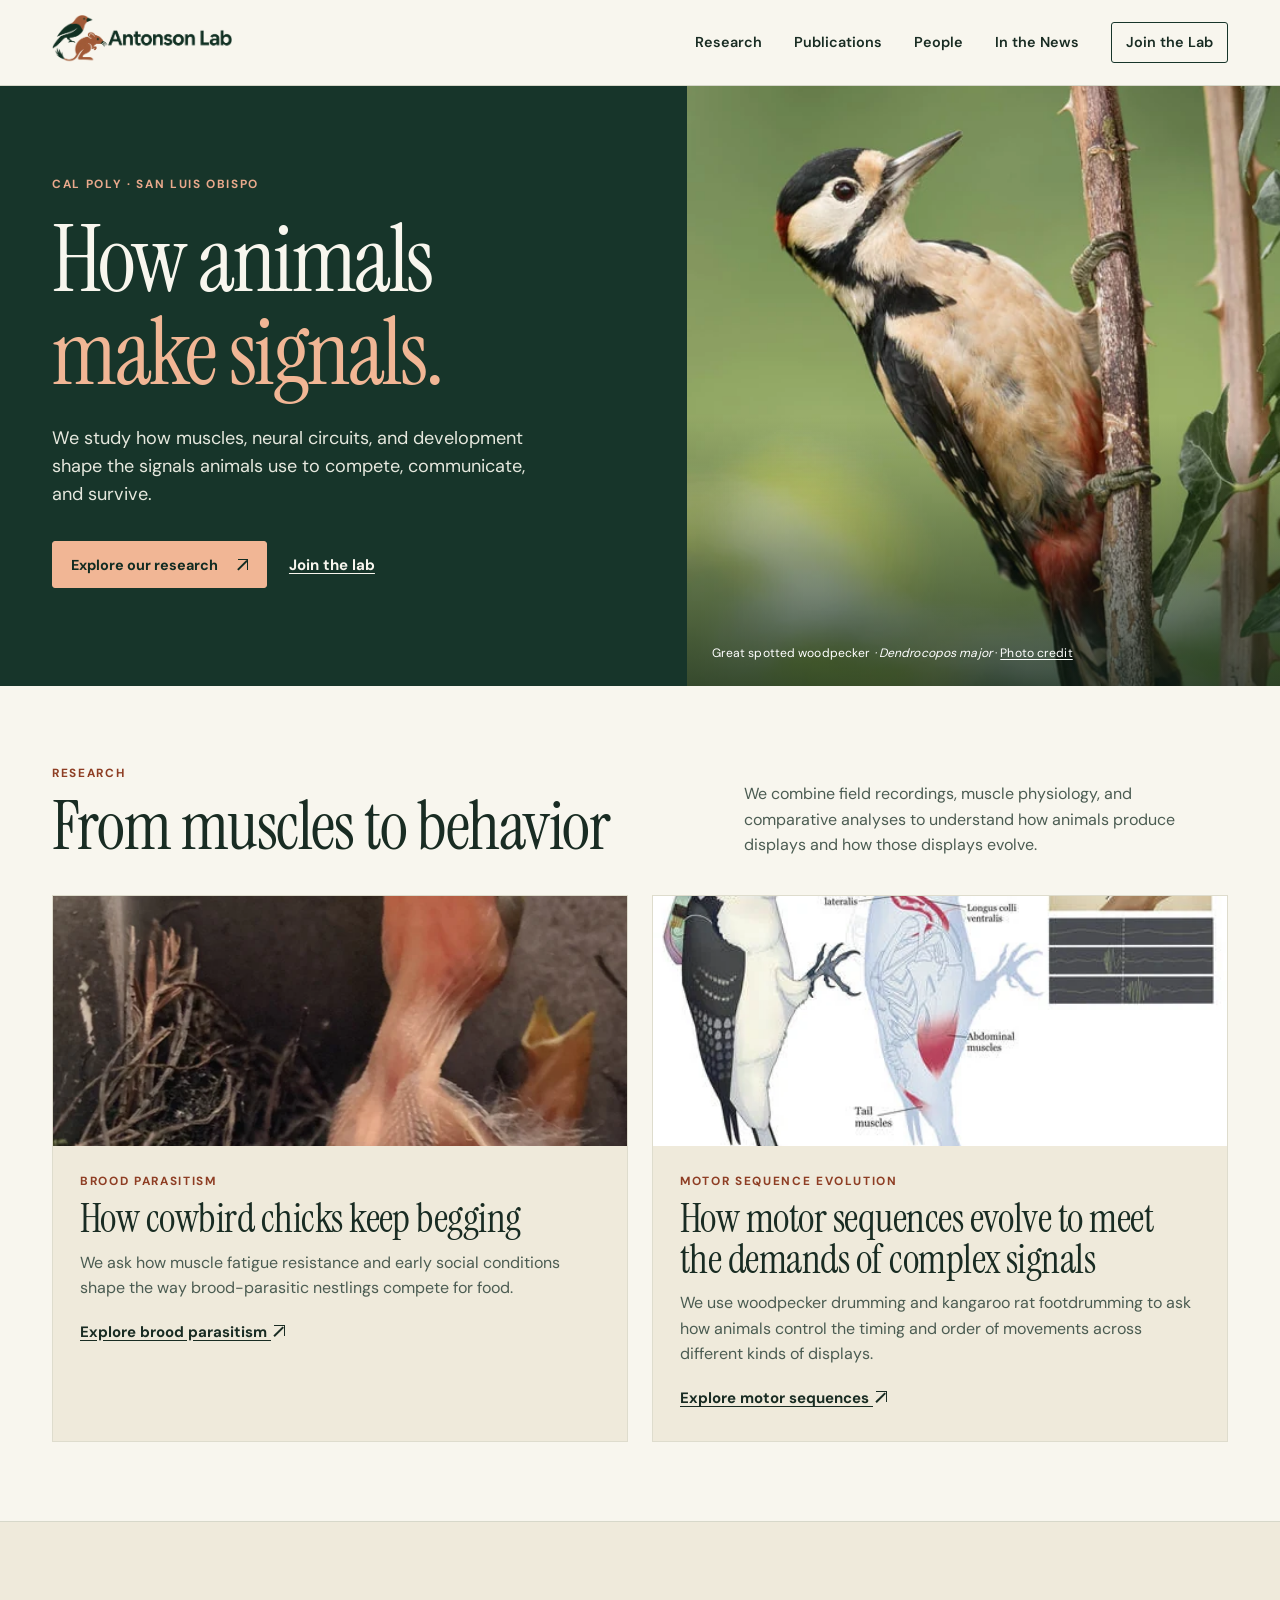
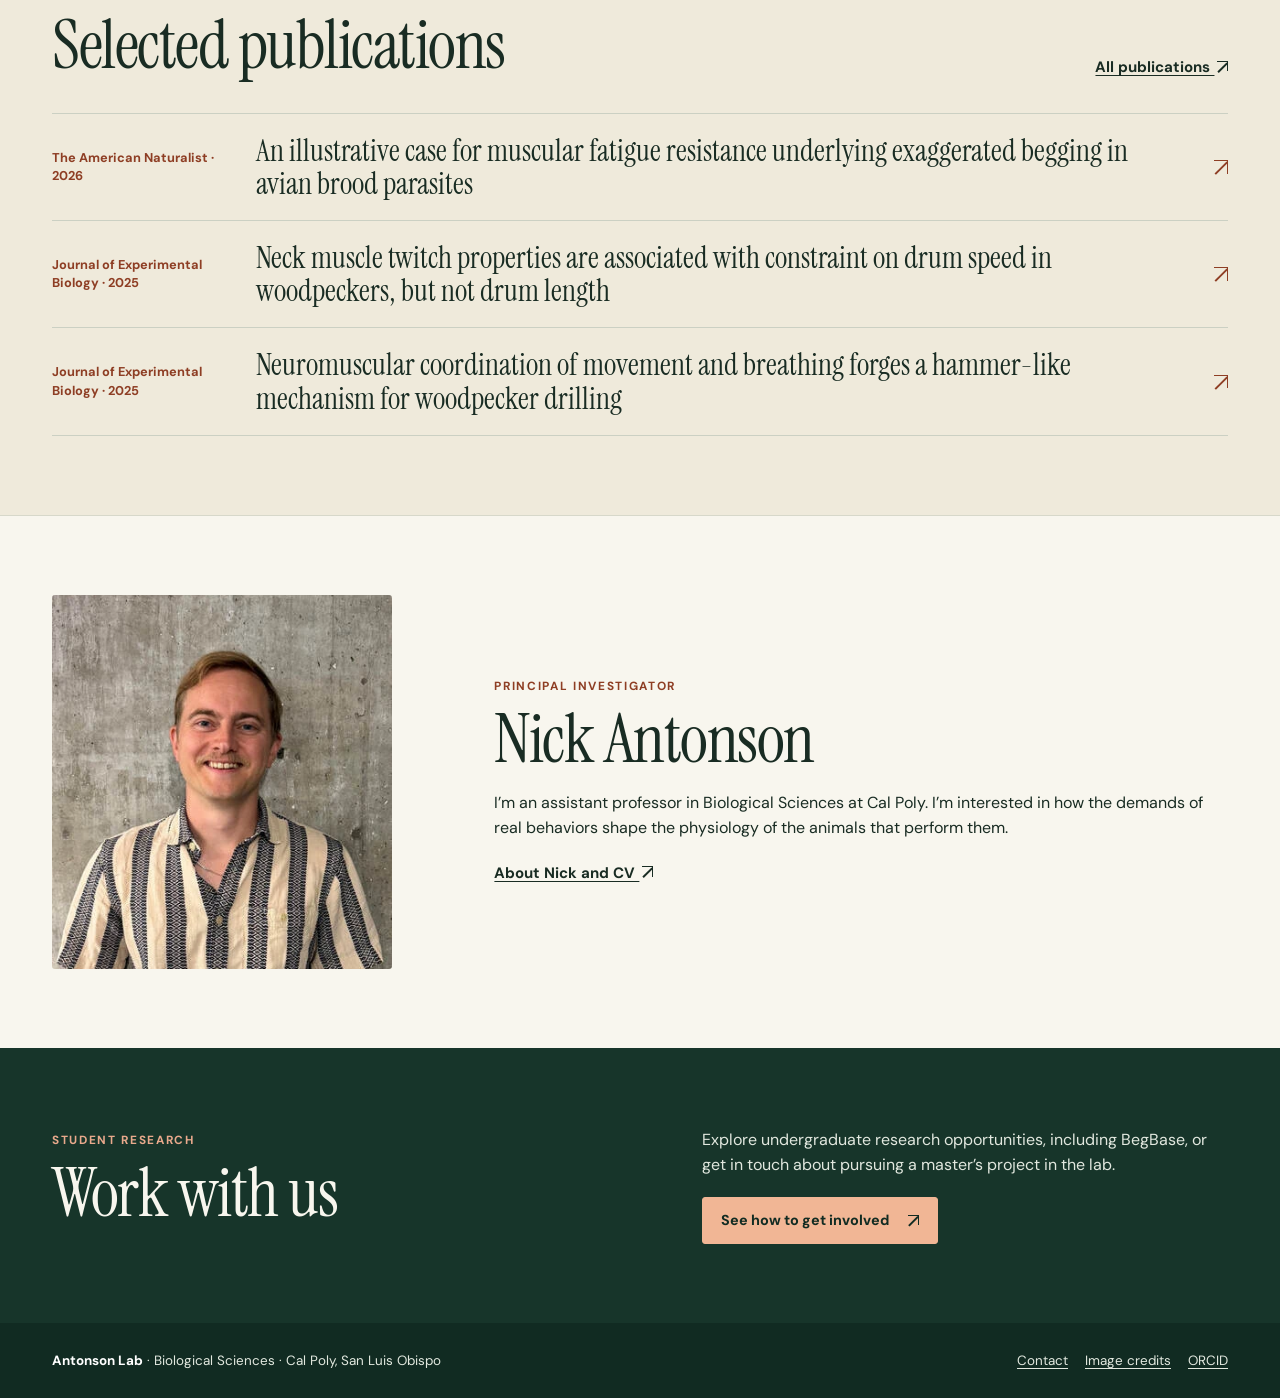
<file: index.html>
<!doctype html>
<!-- Antonson Lab website -->
<html lang="en">
<head>
  <meta charset="utf-8">
  <meta name="viewport" content="width=device-width, initial-scale=1">
  <title>Antonson Lab | Animal Communication and Physiology at Cal Poly</title>
  <meta name="description" content="The Antonson Lab at Cal Poly studies how muscle physiology and motor control shape animal communication.">
  <meta property="og:title" content="Antonson Lab | Animal Communication and Physiology at Cal Poly">
  <meta property="og:description" content="The Antonson Lab at Cal Poly studies how muscle physiology and motor control shape animal communication.">
  <meta name="theme-color" content="#17352a">
  <link rel="icon" href="assets/icon.png">
  <link rel="stylesheet" href="assets/site.css">
</head>
<body>
<a class="skip" href="#main">Skip to content</a>
<header class="site-header">
  <div class="container header-inner">
    <a class="brand" href="./"><img src="assets/logo.webp" alt="Antonson Lab home"></a>
    <nav class="site-nav" aria-label="Main navigation"><a href="research.html">Research</a><a href="publications.html">Publications</a><a href="curriculum-vitae.html">People</a><a href="in-the-news.html">In the News</a><a href="contact.html" class="nav-cta">Join the Lab</a></nav>
    <details class="mobile-nav"><summary>Menu</summary><div><nav aria-label="Mobile navigation"><a href="research.html">Research</a><a href="publications.html">Publications</a><a href="curriculum-vitae.html">People</a><a href="in-the-news.html">In the News</a><a href="contact.html" class="nav-cta">Join the Lab</a></nav></div></details>
  </div>
</header>
<main id="main">

<section class="hero">
  <div class="container hero-inner">
    <div class="hero-copy">
      <p class="eyebrow">Cal Poly · San Luis Obispo</p>
      <h1>How animals <em>make signals.</em></h1>
      <p>We study how muscles, neural circuits, and development shape the signals animals use to compete, communicate, and survive.</p>
      <div class="actions"><a class="button" href="research.html">Explore our research <span class="link-arrow" aria-hidden="true"></span></a><a class="text-link" href="contact.html">Join the lab</a></div>
    </div>
    <figure class="hero-media">
      <img src="assets/great-spotted-woodpecker.webp" alt="Great spotted woodpecker clinging to a branch" width="533" height="800" fetchpriority="high">
      <figcaption>Great spotted woodpecker <i>· Dendrocopos major</i> · <a href="creative-commons-licenses.html">Photo credit</a></figcaption>
    </figure>
  </div>
</section>
<section class="section" aria-labelledby="research">
  <div class="container">
    <div class="section-intro">
      <div><p class="eyebrow">Research</p><h2 id="research">From muscles to behavior</h2></div>
      <p>We combine field recordings, muscle physiology, and comparative analyses to understand how animals produce displays and how those displays evolve.</p>
    </div>
    <div class="themes">
      <article class="theme">
        <img class="cowbird" src="assets/nestling-begging.webp" alt="Nestling extending its neck and opening its bill to beg for food" loading="lazy" width="614" height="614">
        <div class="theme-copy"><p class="eyebrow">Brood parasitism</p><h3>How cowbird chicks keep begging</h3><p>We ask how muscle fatigue resistance and early social conditions shape the way brood-parasitic nestlings compete for food.</p><a class="text-link" href="research.html#brood-parasitism">Explore brood parasitism <span class="link-arrow" aria-hidden="true"></span></a></div>
      </article>
      <article class="theme">
        <img class="woodpecker" src="assets/woodpecker-biomechanics.webp" alt="Illustration of a woodpecker showing muscles and airflow involved in striking" loading="lazy" width="477" height="358">
        <div class="theme-copy"><p class="eyebrow">Motor sequence evolution</p><h3>How motor sequences evolve to meet the demands of complex signals</h3><p>We use woodpecker drumming and kangaroo rat footdrumming to ask how animals control the timing and order of movements across different kinds of displays.</p><a class="text-link" href="research.html#motor-sequences">Explore motor sequences <span class="link-arrow" aria-hidden="true"></span></a></div>
      </article>
    </div>
  </div>
</section>
<section class="section papers" aria-labelledby="papers">
  <div class="container">
    <div class="section-intro"><h2 id="papers">Selected publications</h2><a class="text-link" href="publications.html">All publications <span class="link-arrow" aria-hidden="true"></span></a></div>
    <ul class="papers-list"><li class="paper"><span class="paper-meta">The American Naturalist · 2026</span><a class="paper-title" href="https://doi.org/10.1086/740830">An illustrative case for muscular fatigue resistance underlying exaggerated begging in avian brood parasites</a><span class="paper-arrow link-arrow" aria-hidden="true"></span></li><li class="paper"><span class="paper-meta">Journal of Experimental Biology · 2025</span><a class="paper-title" href="https://doi.org/10.1242/jeb.251289">Neck muscle twitch properties are associated with constraint on drum speed in woodpeckers, but not drum length</a><span class="paper-arrow link-arrow" aria-hidden="true"></span></li><li class="paper"><span class="paper-meta">Journal of Experimental Biology · 2025</span><a class="paper-title" href="https://doi.org/10.1242/jeb.251167">Neuromuscular coordination of movement and breathing forges a hammer-like mechanism for woodpecker drilling</a><span class="paper-arrow link-arrow" aria-hidden="true"></span></li></ul>
  </div>
</section>
<section class="section" aria-labelledby="pi">
  <div class="container about">
    <img loading="lazy" src="assets/nick-antonson.webp" alt="Nick Antonson" width="372" height="496">
    <div><p class="eyebrow">Principal investigator</p><h2 id="pi">Nick Antonson</h2><p>I’m an assistant professor in Biological Sciences at Cal Poly. I’m interested in how the demands of real behaviors shape the physiology of the animals that perform them.</p><a class="text-link" href="curriculum-vitae.html">About Nick and CV <span class="link-arrow" aria-hidden="true"></span></a></div>
  </div>
</section>
<section class="section join" aria-labelledby="join">
  <div class="container join-grid"><div><p class="eyebrow">Student research</p><h2 id="join">Work with us</h2></div><div><p>Explore undergraduate research opportunities, including BegBase, or get in touch about pursuing a master’s project in the lab.</p><div class="actions"><a class="button" href="contact.html">See how to get involved <span class="link-arrow" aria-hidden="true"></span></a></div></div></div>
</section>

</main>
<footer class="site-footer">
  <div class="container footer-inner">
    <div><strong>Antonson Lab</strong> · Biological Sciences · Cal Poly, San Luis Obispo</div>
    <div class="footer-links">
      <a href="contact.html">Contact</a>
      <a href="creative-commons-licenses.html">Image credits</a>
      <a href="https://orcid.org/0000-0001-6298-7021">ORCID</a>
    </div>
  </div>
</footer>
</body>
</html>
</file>
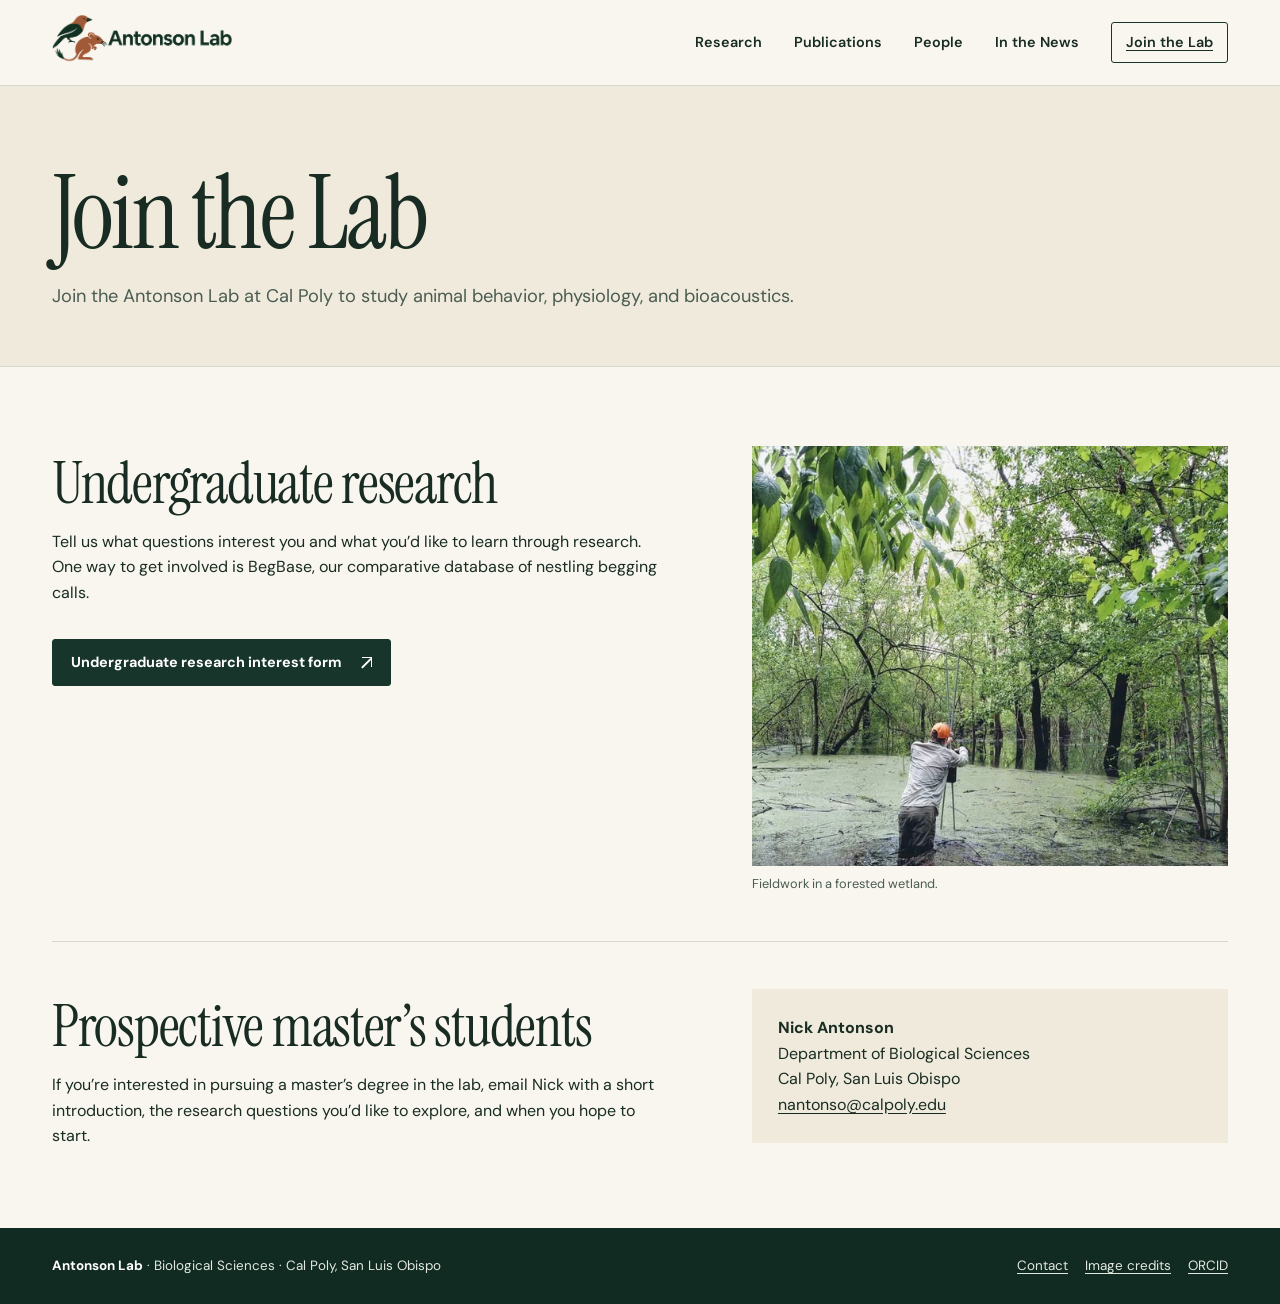
<file: contact.html>
<!doctype html>
<html lang="en">
<head>
  <meta charset="utf-8">
  <meta name="viewport" content="width=device-width, initial-scale=1">
  <title>Join the Lab | Antonson Lab</title>
  <meta name="description" content="Find out how to get involved in undergraduate or master’s research with the Antonson Lab at Cal Poly.">
  <meta property="og:title" content="Join the Lab | Antonson Lab">
  <meta property="og:description" content="Find out how to get involved in undergraduate or master’s research with the Antonson Lab at Cal Poly.">
  <meta name="theme-color" content="#17352a">
  <link rel="icon" href="assets/icon.png">
  <link rel="stylesheet" href="assets/site.css">
</head>
<body>
<a class="skip" href="#main">Skip to content</a>
<header class="site-header">
  <div class="container header-inner">
    <a class="brand" href="./"><img src="assets/logo.webp" alt="Antonson Lab home"></a>
    <nav class="site-nav" aria-label="Main navigation"><a href="research.html">Research</a><a href="publications.html">Publications</a><a href="curriculum-vitae.html">People</a><a href="in-the-news.html">In the News</a><a href="contact.html" aria-current="page" class="nav-cta">Join the Lab</a></nav>
    <details class="mobile-nav"><summary>Menu</summary><div><nav aria-label="Mobile navigation"><a href="research.html">Research</a><a href="publications.html">Publications</a><a href="curriculum-vitae.html">People</a><a href="in-the-news.html">In the News</a><a href="contact.html" aria-current="page" class="nav-cta">Join the Lab</a></nav></div></details>
  </div>
</header>
<main id="main">
<section class="page-intro">
  <div class="container">
    <h1>Join the Lab</h1>
    <p class="lede">Join the Antonson Lab at Cal Poly to study animal behavior, physiology, and bioacoustics.</p>
  </div>
</section>
<div class="container section">
  <section class="feature" id="undergraduate-research" aria-labelledby="undergraduate-title">
    <div>
      <h2 id="undergraduate-title">Undergraduate research</h2>
      <p>Tell us what questions interest you and what you’d like to learn through research. One way to get involved is BegBase, our comparative database of nestling begging calls.</p>
      <div class="actions">
        <a class="button" href="https://docs.google.com/forms/d/e/1FAIpQLSfOIW-rgXh-WC3h4ZA46Z57HEsCK4kMi2VR2pH50DmEsJKLjg/viewform">Undergraduate research interest form <span class="link-arrow" aria-hidden="true"></span></a>
      </div>
    </div>
    <figure>
      <img loading="lazy" src="assets/fieldwork.webp" alt="Researcher standing in shallow water in a wooded field site">
      <figcaption>Fieldwork in a forested wetland.</figcaption>
    </figure>
  </section>
  <section class="feature" id="masters-research" aria-labelledby="masters-title">
    <div>
      <h2 id="masters-title">Prospective master’s students</h2>
      <p>If you’re interested in pursuing a master’s degree in the lab, email Nick with a short introduction, the research questions you’d like to explore, and when you hope to start.</p>
    </div>
    <div class="contact-box">
      <strong>Nick Antonson</strong><br>
      Department of Biological Sciences<br>
      Cal Poly, San Luis Obispo<br>
      <a href="mailto:nantonso@calpoly.edu">nantonso@calpoly.edu</a>
    </div>
  </section>
</div>
</main>
<footer class="site-footer">
  <div class="container footer-inner">
    <div><strong>Antonson Lab</strong> · Biological Sciences · Cal Poly, San Luis Obispo</div>
    <div class="footer-links">
      <a href="contact.html">Contact</a>
      <a href="creative-commons-licenses.html">Image credits</a>
      <a href="https://orcid.org/0000-0001-6298-7021">ORCID</a>
    </div>
  </div>
</footer>
</body>
</html>
</file>
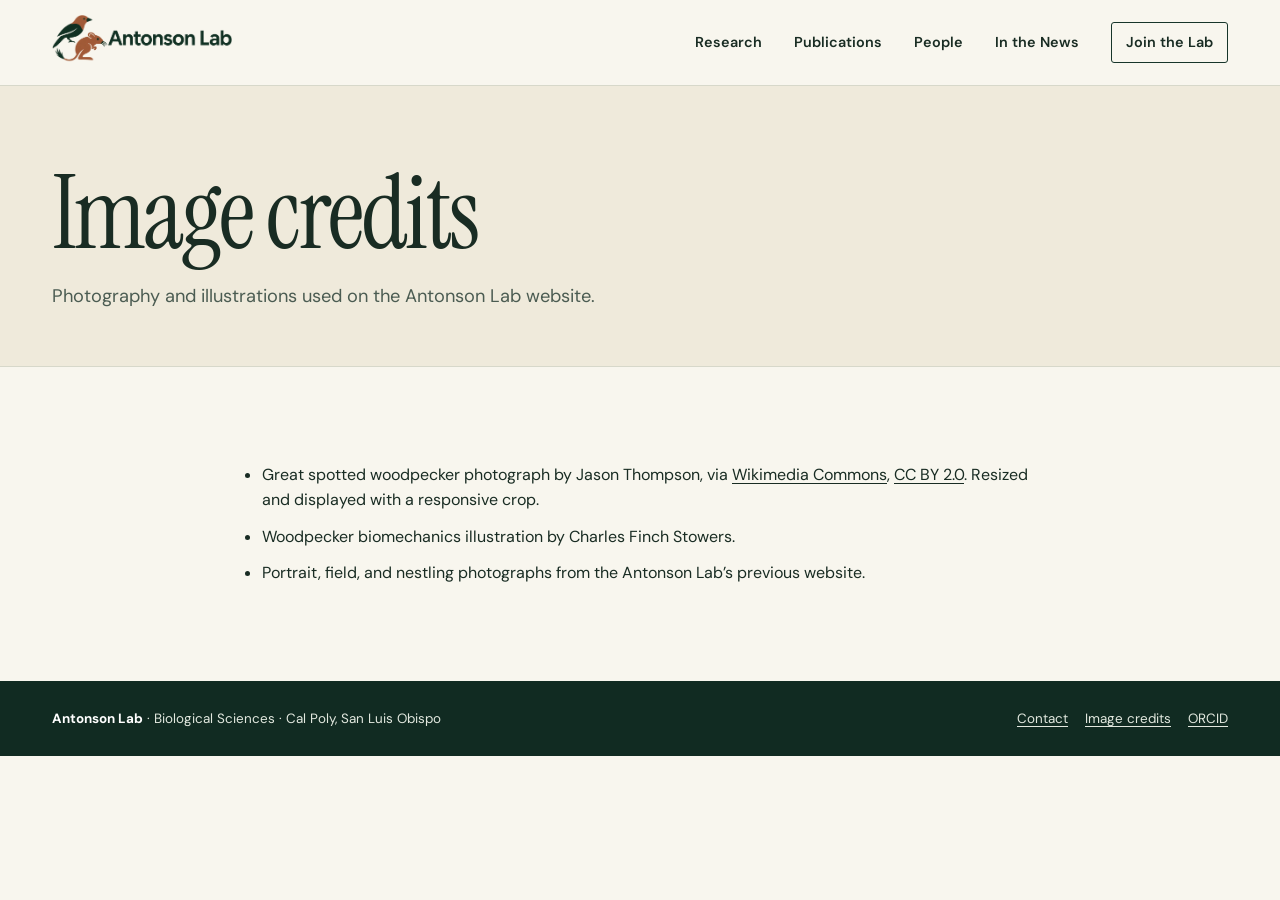
<file: creative-commons-licenses.html>
<!doctype html>
<html lang="en">
<head>
  <meta charset="utf-8">
  <meta name="viewport" content="width=device-width, initial-scale=1">
  <title>Image credits | Antonson Lab</title>
  <meta name="description" content="Attribution for images on the Antonson Lab website.">
  <meta property="og:title" content="Image credits | Antonson Lab">
  <meta property="og:description" content="Attribution for images on the Antonson Lab website.">
  <meta name="theme-color" content="#17352a">
  <link rel="icon" href="assets/icon.png">
  <link rel="stylesheet" href="assets/site.css">
</head>
<body>
<a class="skip" href="#main">Skip to content</a>
<header class="site-header">
  <div class="container header-inner">
    <a class="brand" href="./"><img src="assets/logo.webp" alt="Antonson Lab home"></a>
    <nav class="site-nav" aria-label="Main navigation"><a href="research.html">Research</a><a href="publications.html">Publications</a><a href="curriculum-vitae.html">People</a><a href="in-the-news.html">In the News</a><a href="contact.html" class="nav-cta">Join the Lab</a></nav>
    <details class="mobile-nav"><summary>Menu</summary><div><nav aria-label="Mobile navigation"><a href="research.html">Research</a><a href="publications.html">Publications</a><a href="curriculum-vitae.html">People</a><a href="in-the-news.html">In the News</a><a href="contact.html" class="nav-cta">Join the Lab</a></nav></div></details>
  </div>
</header>
<main id="main">
<section class="page-intro"><div class="container"><h1>Image credits</h1><p class="lede">Photography and illustrations used on the Antonson Lab website.</p></div></section>
<div class="container section prose">
  <ul class="credits">
    <li>Great spotted woodpecker photograph by Jason Thompson, via <a href="https://commons.wikimedia.org/wiki/File:Great_Spotted_woodpecker.jpg">Wikimedia Commons</a>, <a href="https://creativecommons.org/licenses/by/2.0/">CC BY 2.0</a>. Resized and displayed with a responsive crop.</li>
    <li>Woodpecker biomechanics illustration by Charles Finch Stowers.</li>
    <li>Portrait, field, and nestling photographs from the Antonson Lab’s previous website.</li>
  </ul>
</div>
</main>
<footer class="site-footer">
  <div class="container footer-inner">
    <div><strong>Antonson Lab</strong> · Biological Sciences · Cal Poly, San Luis Obispo</div>
    <div class="footer-links">
      <a href="contact.html">Contact</a>
      <a href="creative-commons-licenses.html">Image credits</a>
      <a href="https://orcid.org/0000-0001-6298-7021">ORCID</a>
    </div>
  </div>
</footer>
</body>
</html>
</file>
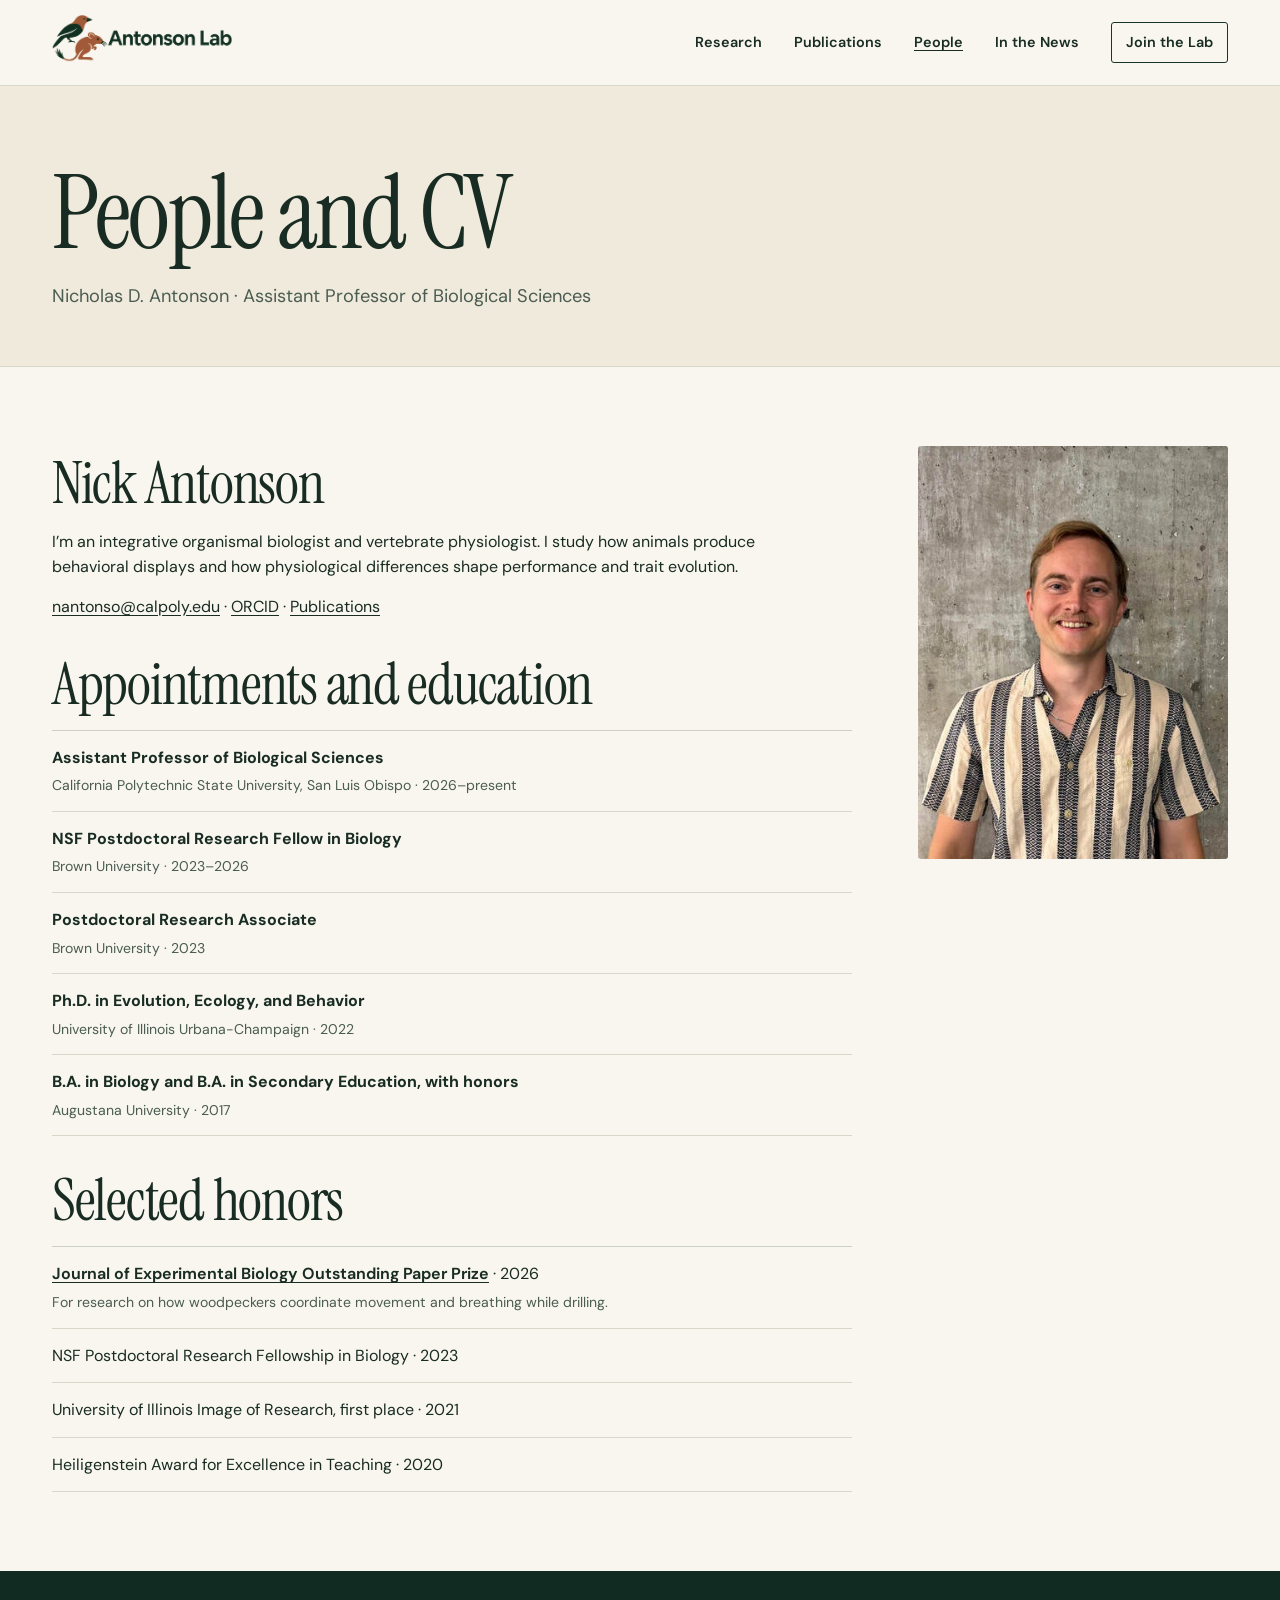
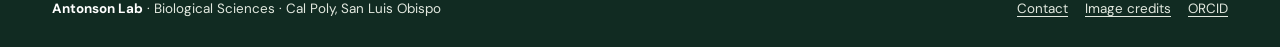
<file: curriculum-vitae.html>
<!doctype html>
<html lang="en">
<head>
  <meta charset="utf-8">
  <meta name="viewport" content="width=device-width, initial-scale=1">
  <title>People and CV | Antonson Lab</title>
  <meta name="description" content="Nick Antonson is an assistant professor of Biological Sciences at Cal Poly, San Luis Obispo.">
  <meta property="og:title" content="People and CV | Antonson Lab">
  <meta property="og:description" content="Nick Antonson is an assistant professor of Biological Sciences at Cal Poly, San Luis Obispo.">
  <meta name="theme-color" content="#17352a">
  <link rel="icon" href="assets/icon.png">
  <link rel="stylesheet" href="assets/site.css">
</head>
<body>
<a class="skip" href="#main">Skip to content</a>
<header class="site-header">
  <div class="container header-inner">
    <a class="brand" href="./"><img src="assets/logo.webp" alt="Antonson Lab home"></a>
    <nav class="site-nav" aria-label="Main navigation"><a href="research.html">Research</a><a href="publications.html">Publications</a><a href="curriculum-vitae.html" aria-current="page">People</a><a href="in-the-news.html">In the News</a><a href="contact.html" class="nav-cta">Join the Lab</a></nav>
    <details class="mobile-nav"><summary>Menu</summary><div><nav aria-label="Mobile navigation"><a href="research.html">Research</a><a href="publications.html">Publications</a><a href="curriculum-vitae.html" aria-current="page">People</a><a href="in-the-news.html">In the News</a><a href="contact.html" class="nav-cta">Join the Lab</a></nav></div></details>
  </div>
</header>
<main id="main">
<section class="page-intro"><div class="container"><h1>People and CV</h1><p class="lede">Nicholas D. Antonson · Assistant Professor of Biological Sciences</p></div></section>
<div class="container section cv-grid">
  <div class="prose">
    <section><h2>Nick Antonson</h2><p>I’m an integrative organismal biologist and vertebrate physiologist. I study how animals produce behavioral displays and how physiological differences shape performance and trait evolution.</p><p><a href="mailto:nantonso@calpoly.edu">nantonso@calpoly.edu</a> · <a href="https://orcid.org/0000-0001-6298-7021">ORCID</a> · <a href="publications.html">Publications</a></p></section>
    <section><h2>Appointments and education</h2><ul class="history-list"><li><strong>Assistant Professor of Biological Sciences</strong><span class="citation">California Polytechnic State University, San Luis Obispo · 2026–present</span></li><li><strong>NSF Postdoctoral Research Fellow in Biology</strong><span class="citation">Brown University · 2023–2026</span></li><li><strong>Postdoctoral Research Associate</strong><span class="citation">Brown University · 2023</span></li><li><strong>Ph.D. in Evolution, Ecology, and Behavior</strong><span class="citation">University of Illinois Urbana-Champaign · 2022</span></li><li><strong>B.A. in Biology and B.A. in Secondary Education, with honors</strong><span class="citation">Augustana University · 2017</span></li></ul></section>
    <section><h2>Selected honors</h2><ul class="history-list"><li><a href="https://openalex.org/works/W7128702588">Journal of Experimental Biology Outstanding Paper Prize</a> · 2026<span class="citation">For research on how woodpeckers coordinate movement and breathing while drilling.</span></li><li>NSF Postdoctoral Research Fellowship in Biology · 2023</li><li>University of Illinois Image of Research, first place · 2021</li><li>Heiligenstein Award for Excellence in Teaching · 2020</li></ul></section>
  </div>
  <img src="assets/nick-antonson.webp" alt="Nick Antonson" width="372" height="496">
</div>
</main>
<footer class="site-footer">
  <div class="container footer-inner">
    <div><strong>Antonson Lab</strong> · Biological Sciences · Cal Poly, San Luis Obispo</div>
    <div class="footer-links">
      <a href="contact.html">Contact</a>
      <a href="creative-commons-licenses.html">Image credits</a>
      <a href="https://orcid.org/0000-0001-6298-7021">ORCID</a>
    </div>
  </div>
</footer>
</body>
</html>
</file>
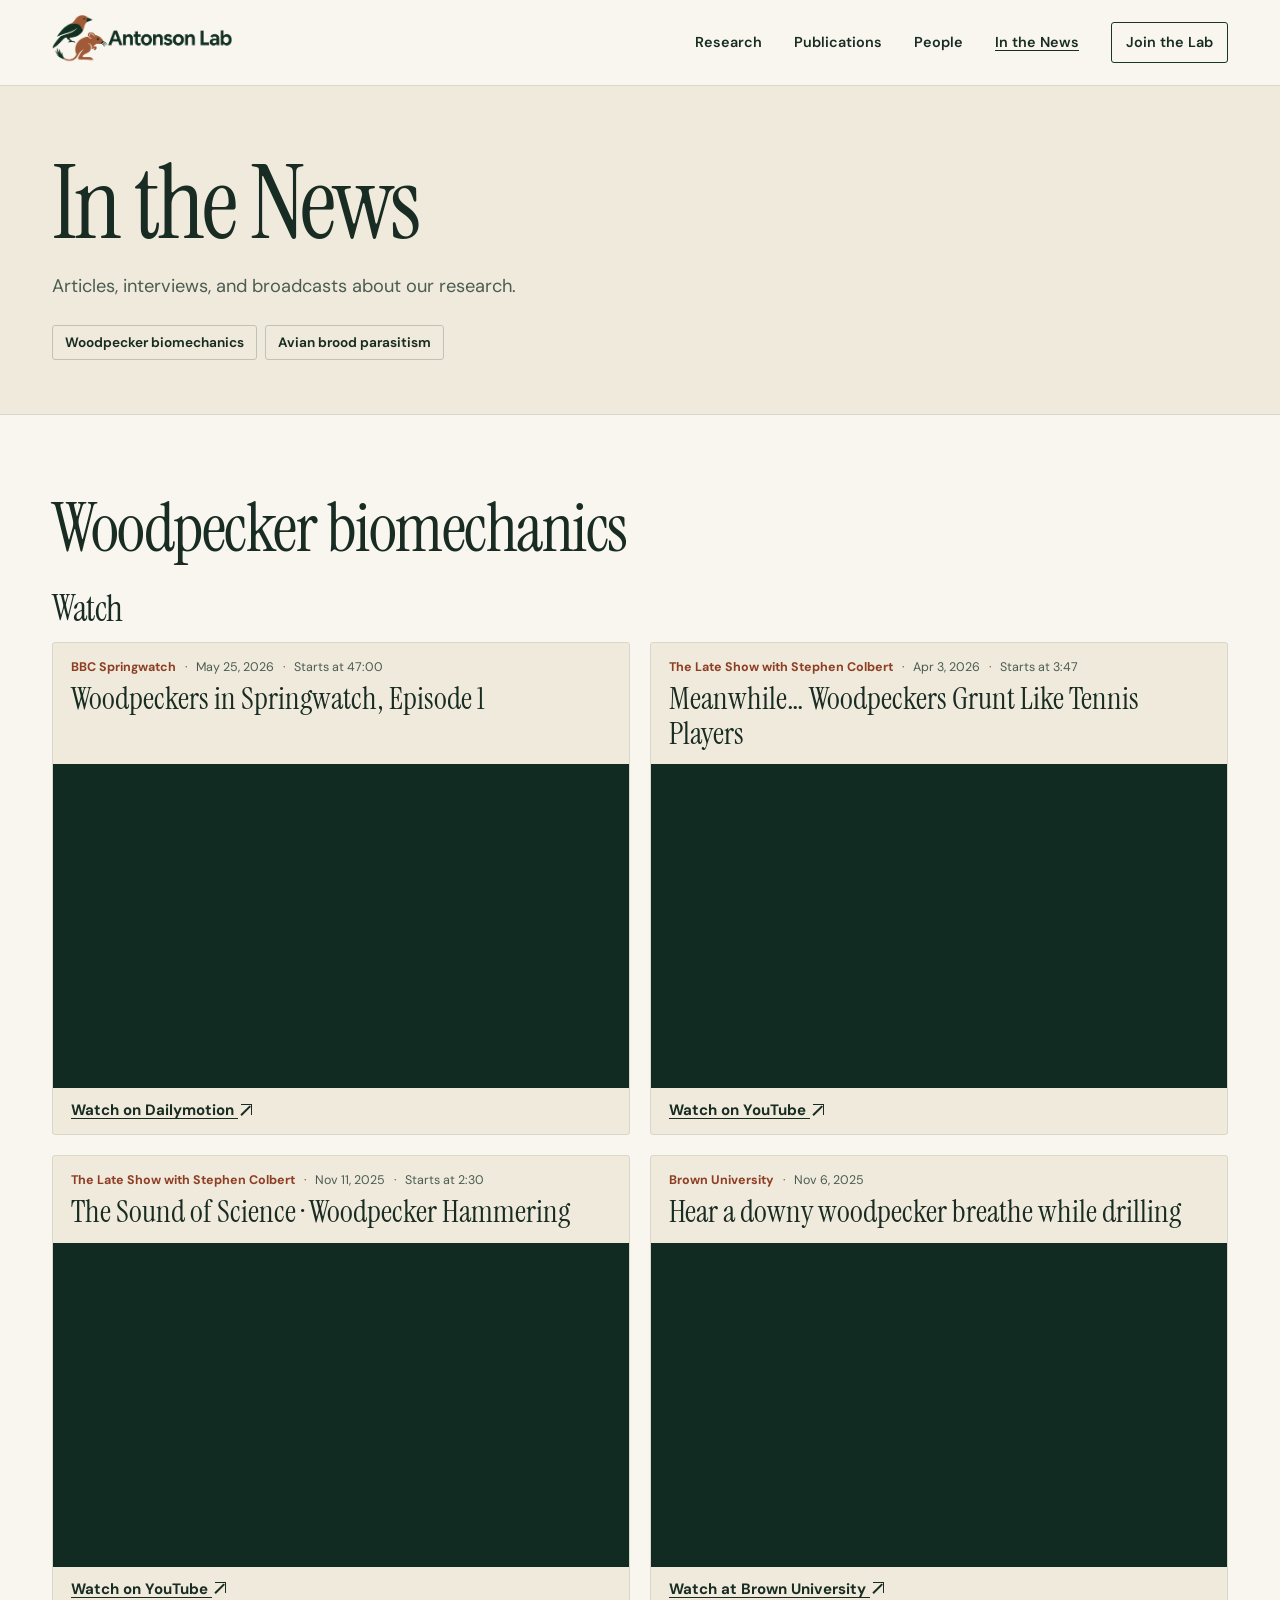
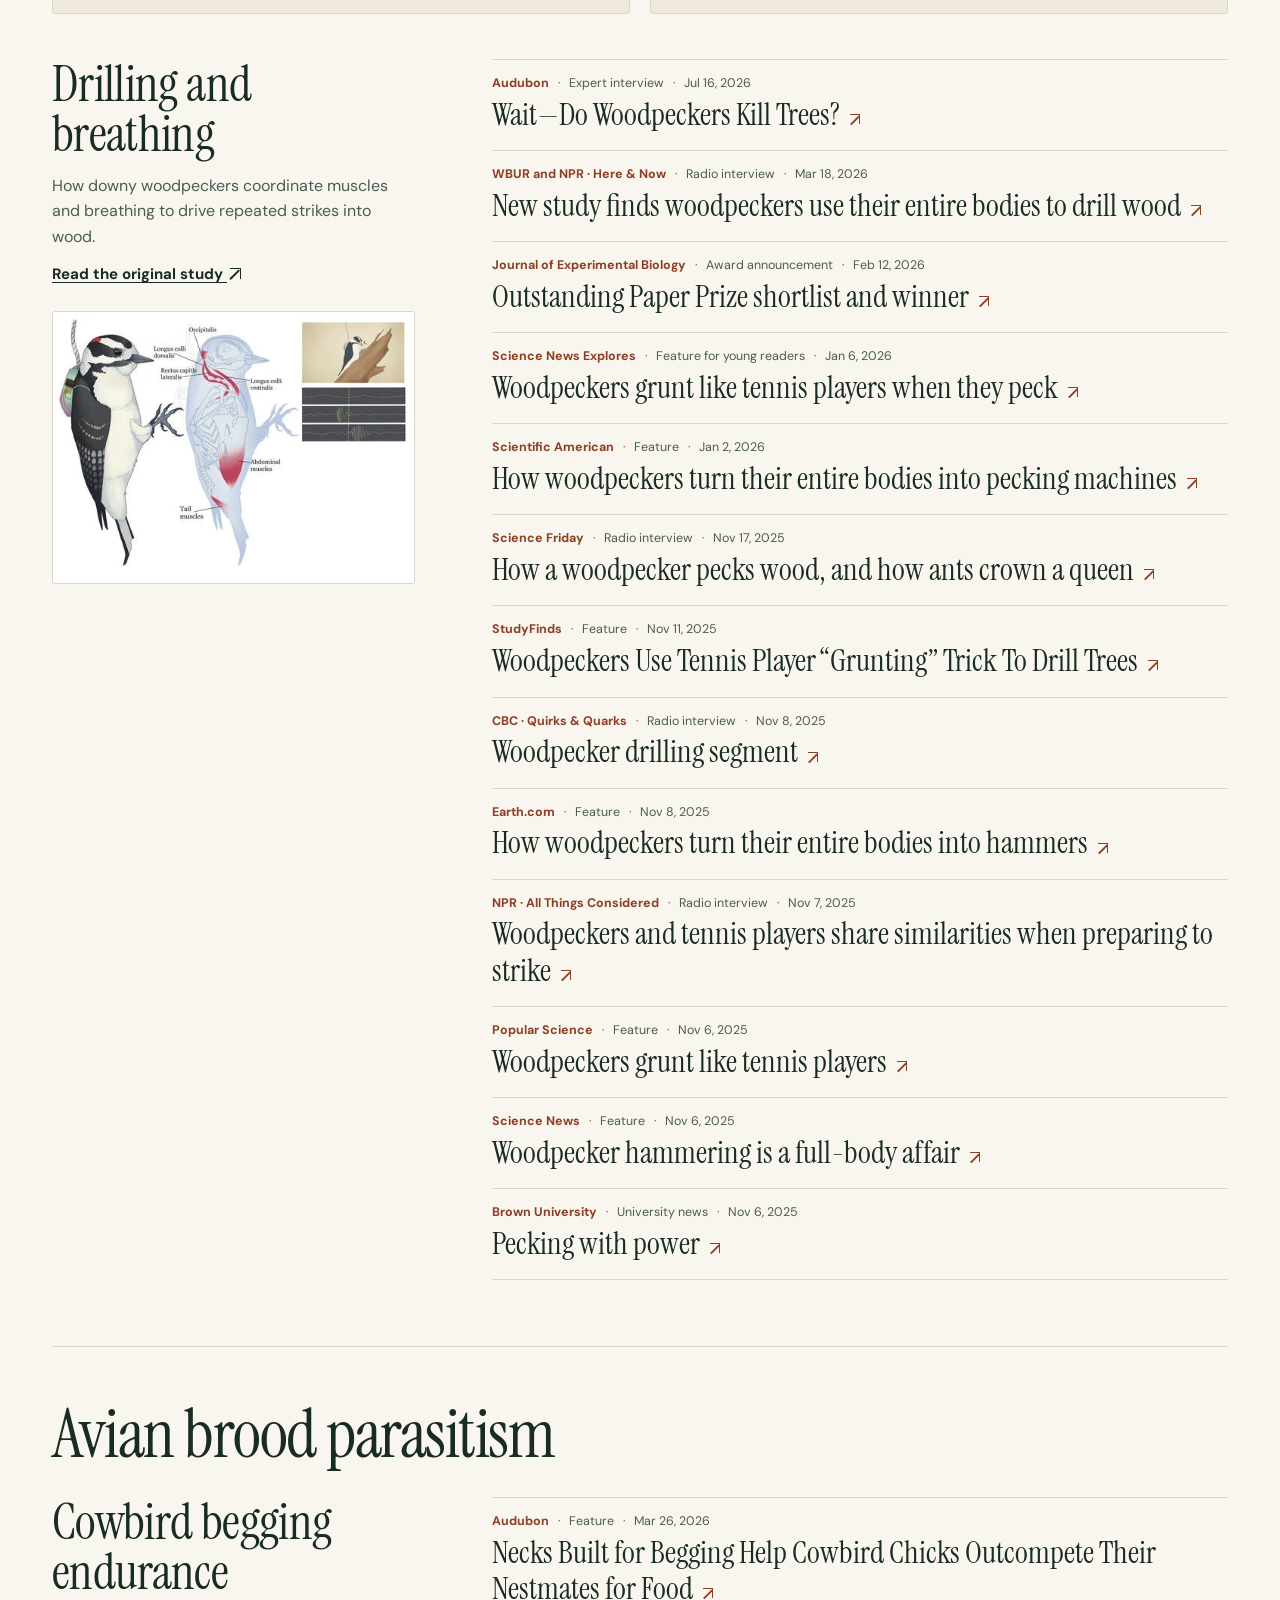
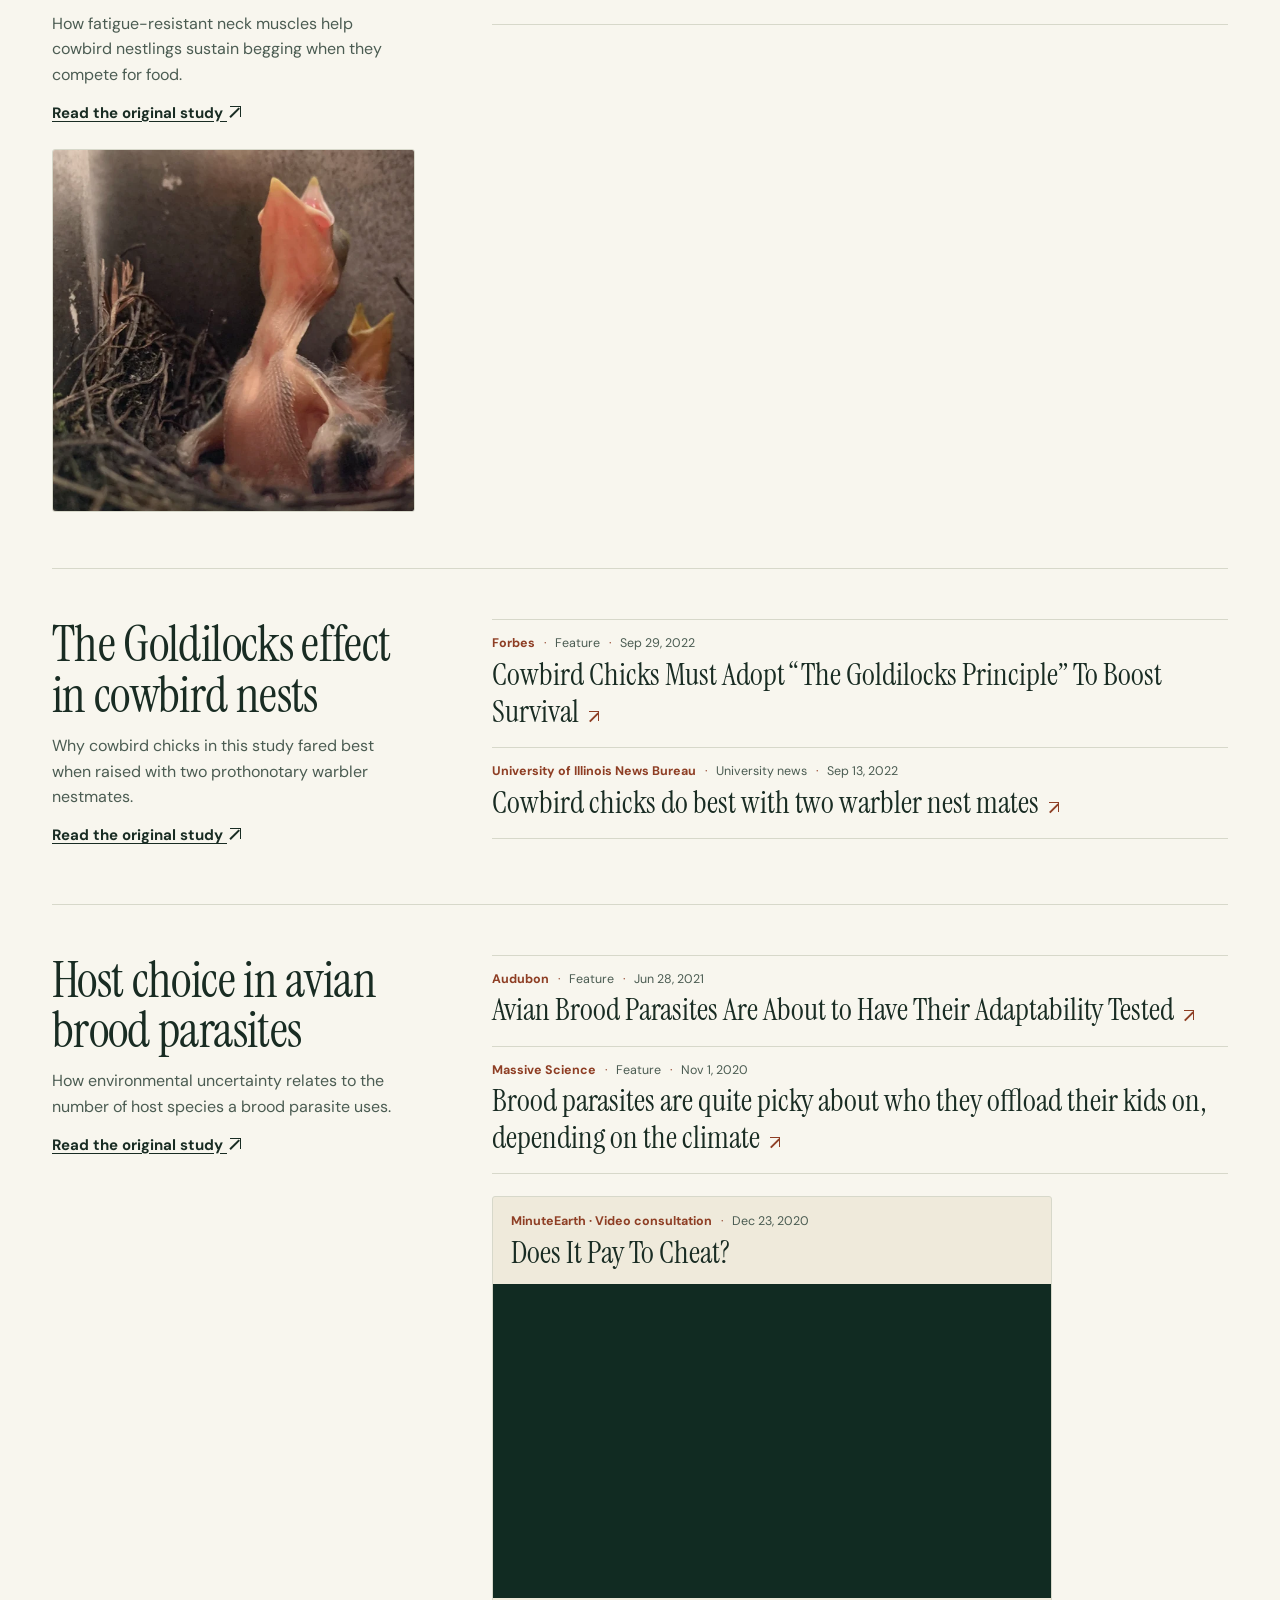
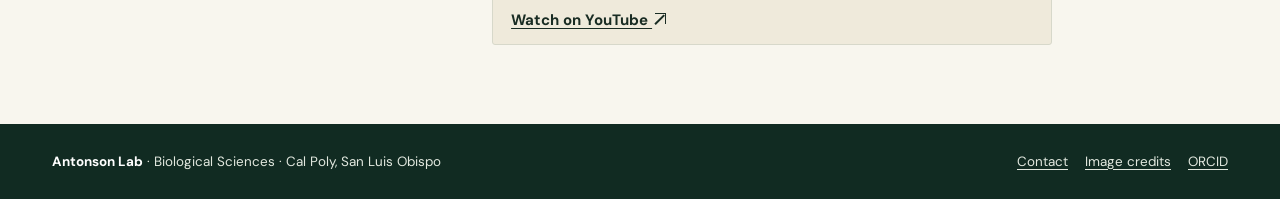
<file: in-the-news.html>
<!doctype html>
<html lang="en">
<head>
  <meta charset="utf-8">
  <meta name="viewport" content="width=device-width, initial-scale=1">
  <title>In the News | Antonson Lab</title>
  <meta name="description" content="Media coverage and interviews about woodpecker biomechanics and avian brood parasitism research by the Antonson Lab.">
  <meta property="og:title" content="In the News | Antonson Lab">
  <meta property="og:description" content="Media coverage and interviews about woodpecker biomechanics and avian brood parasitism research by the Antonson Lab.">
  <meta name="theme-color" content="#17352a">
  <link rel="icon" href="assets/icon.png">
  <link rel="stylesheet" href="assets/site.css">
</head>
<body>
<a class="skip" href="#main">Skip to content</a>
<header class="site-header">
  <div class="container header-inner">
    <a class="brand" href="./"><img src="assets/logo.webp" alt="Antonson Lab home"></a>
    <nav class="site-nav" aria-label="Main navigation"><a href="research.html">Research</a><a href="publications.html">Publications</a><a href="curriculum-vitae.html">People</a><a href="in-the-news.html" aria-current="page">In the News</a><a href="contact.html" class="nav-cta">Join the Lab</a></nav>
    <details class="mobile-nav"><summary>Menu</summary><div><nav aria-label="Mobile navigation"><a href="research.html">Research</a><a href="publications.html">Publications</a><a href="curriculum-vitae.html">People</a><a href="in-the-news.html" aria-current="page">In the News</a><a href="contact.html" class="nav-cta">Join the Lab</a></nav></div></details>
  </div>
</header>
<main id="main">
  <section class="page-intro press-intro">
    <div class="container">
      <h1>In the News</h1>
      <p class="lede">Articles, interviews, and broadcasts about our research.</p>
      <nav aria-label="Jump to a research topic">
        <ul class="press-jump">
          <li><a href="#woodpecker-biomechanics">Woodpecker biomechanics</a></li>
          <li><a href="#avian-brood-parasitism">Avian brood parasitism</a></li>
        </ul>
      </nav>
    </div>
  </section>
  <div class="container section">
    <section class="press-topic" id="woodpecker-biomechanics" aria-labelledby="woodpecker-biomechanics-title">
      <h2 id="woodpecker-biomechanics-title">Woodpecker biomechanics</h2>
      <section class="press-videos" aria-labelledby="woodpecker-videos-title">
        <h3 id="woodpecker-videos-title">Watch</h3>
        <div class="press-video-grid">
        <article class="press-video">
          <div class="press-video-copy">
            <div class="press-meta"><span class="press-outlet">BBC Springwatch</span><time datetime="2026-05-25">May 25, 2026</time><span>Starts at 47:00</span></div>
            <h4>Woodpeckers in Springwatch, Episode 1</h4>
          </div>
          <iframe src="https://geo.dailymotion.com/player/xfh28.html?video=xab5ww0&amp;startTime=2820" title="Woodpeckers in Springwatch, Episode 1" width="560" height="315" loading="lazy"
                  referrerpolicy="strict-origin-when-cross-origin" allow="autoplay; encrypted-media; fullscreen; picture-in-picture; web-share" allowfullscreen></iframe>
          <a class="text-link press-video-link" href="https://www.dailymotion.com/video/xab5ww0?start=2820">Watch on Dailymotion <span class="link-arrow" aria-hidden="true"></span></a>
        </article>
        <article class="press-video">
          <div class="press-video-copy">
            <div class="press-meta"><span class="press-outlet">The Late Show with Stephen Colbert</span><time datetime="2026-04-03">Apr 3, 2026</time><span>Starts at 3:47</span></div>
            <h4>Meanwhile… Woodpeckers Grunt Like Tennis Players</h4>
          </div>
          <iframe src="https://www.youtube-nocookie.com/embed/k6Wb55DPnV4?start=227" title="Meanwhile… Woodpeckers Grunt Like Tennis Players" width="560" height="315" loading="lazy"
                  referrerpolicy="strict-origin-when-cross-origin" allow="autoplay; encrypted-media; fullscreen; picture-in-picture; web-share" allowfullscreen></iframe>
          <a class="text-link press-video-link" href="https://youtu.be/k6Wb55DPnV4?t=227">Watch on YouTube <span class="link-arrow" aria-hidden="true"></span></a>
        </article>
        <article class="press-video">
          <div class="press-video-copy">
            <div class="press-meta"><span class="press-outlet">The Late Show with Stephen Colbert</span><time datetime="2025-11-11">Nov 11, 2025</time><span>Starts at 2:30</span></div>
            <h4>The Sound of Science · Woodpecker Hammering</h4>
          </div>
          <iframe src="https://www.youtube-nocookie.com/embed/DFgJWAEpdak?start=150" title="The Sound of Science · Woodpecker Hammering" width="560" height="315" loading="lazy"
                  referrerpolicy="strict-origin-when-cross-origin" allow="autoplay; encrypted-media; fullscreen; picture-in-picture; web-share" allowfullscreen></iframe>
          <a class="text-link press-video-link" href="https://youtu.be/DFgJWAEpdak?t=150">Watch on YouTube <span class="link-arrow" aria-hidden="true"></span></a>
        </article>
        <article class="press-video">
          <div class="press-video-copy">
            <div class="press-meta"><span class="press-outlet">Brown University</span><time datetime="2025-11-06">Nov 6, 2025</time></div>
            <h4>Hear a downy woodpecker breathe while drilling</h4>
          </div>
          <iframe src="https://player.vimeo.com/video/1134294903?h=8e2469d6e3" title="Hear a downy woodpecker breathe while drilling" width="560" height="315" loading="lazy"
                  referrerpolicy="strict-origin-when-cross-origin" allow="autoplay; encrypted-media; fullscreen; picture-in-picture; web-share" allowfullscreen></iframe>
          <a class="text-link press-video-link" href="https://www.brown.edu/news/2025-11-06/woodpeckers-drilling-physiology">Watch at Brown University <span class="link-arrow" aria-hidden="true"></span></a>
        </article>
        </div>
      </section>
    <section class="press-project" id="woodpecker-drilling" aria-labelledby="woodpecker-drilling-title">
      <div class="press-project-copy">
        <h3 id="woodpecker-drilling-title">Drilling and breathing</h3>
        <p>How downy woodpeckers coordinate muscles and breathing to drive repeated strikes into wood.</p>
        <a class="text-link" href="https://pubmed.ncbi.nlm.nih.gov/41200933/">Read the original study <span class="link-arrow" aria-hidden="true"></span></a>
        <img class="press-image" loading="lazy" src="assets/woodpecker-biomechanics.webp" alt="Illustration showing the muscles and airflow involved in a woodpecker strike." width="477" height="358">
      </div>
      <ul class="press-list">
        <li>
          <div class="press-meta"><span class="press-outlet">Audubon</span><span>Expert interview</span><time datetime="2026-07-16">Jul 16, 2026</time></div>
          <a class="press-title" href="https://www.audubon.org/magazine/wait-do-woodpeckers-kill-trees">Wait—Do Woodpeckers Kill Trees? <span class="link-arrow" aria-hidden="true"></span></a>
        </li>
        <li>
          <div class="press-meta"><span class="press-outlet">WBUR and NPR · Here &amp; Now</span><span>Radio interview</span><time datetime="2026-03-18">Mar 18, 2026</time></div>
          <a class="press-title" href="https://www.wbur.org/hereandnow/2026/03/18/woodpeckers-drill-wood">New study finds woodpeckers use their entire bodies to drill wood <span class="link-arrow" aria-hidden="true"></span></a>
        </li>
        <li>
          <div class="press-meta"><span class="press-outlet">Journal of Experimental Biology</span><span>Award announcement</span><time datetime="2026-02-12">Feb 12, 2026</time></div>
          <a class="press-title" href="https://openalex.org/works/W7128702588">Outstanding Paper Prize shortlist and winner <span class="link-arrow" aria-hidden="true"></span></a>
        </li>
        <li>
          <div class="press-meta"><span class="press-outlet">Science News Explores</span><span>Feature for young readers</span><time datetime="2026-01-06">Jan 6, 2026</time></div>
          <a class="press-title" href="https://www.snexplores.org/article/woodpeckers-grunt-when-peck">Woodpeckers grunt like tennis players when they peck <span class="link-arrow" aria-hidden="true"></span></a>
        </li>
        <li>
          <div class="press-meta"><span class="press-outlet">Scientific American</span><span>Feature</span><time datetime="2026-01-02">Jan 2, 2026</time></div>
          <a class="press-title" href="https://www.scientificamerican.com/article/how-woodpeckers-turn-their-entire-bodies-into-pecking-machines/">How woodpeckers turn their entire bodies into pecking machines <span class="link-arrow" aria-hidden="true"></span></a>
        </li>
        <li>
          <div class="press-meta"><span class="press-outlet">Science Friday</span><span>Radio interview</span><time datetime="2025-11-17">Nov 17, 2025</time></div>
          <a class="press-title" href="https://www.sciencefriday.com/segments/ant-queen-and-woodpeckers/">How a woodpecker pecks wood, and how ants crown a queen <span class="link-arrow" aria-hidden="true"></span></a>
        </li>
        <li>
          <div class="press-meta"><span class="press-outlet">StudyFinds</span><span>Feature</span><time datetime="2025-11-11">Nov 11, 2025</time></div>
          <a class="press-title" href="https://studyfinds.com/woodpeckers-use-tennis-grunting-trick/">Woodpeckers Use Tennis Player “Grunting” Trick To Drill Trees <span class="link-arrow" aria-hidden="true"></span></a>
        </li>
        <li>
          <div class="press-meta"><span class="press-outlet">CBC · Quirks &amp; Quarks</span><span>Radio interview</span><time datetime="2025-11-08">Nov 8, 2025</time></div>
          <a class="press-title" href="https://www.ivoox.com/en/the-good-the-bad-and-the-ugly-of-audios-mp3_rf_162073637_1.html">Woodpecker drilling segment <span class="link-arrow" aria-hidden="true"></span></a>
        </li>
        <li>
          <div class="press-meta"><span class="press-outlet">Earth.com</span><span>Feature</span><time datetime="2025-11-08">Nov 8, 2025</time></div>
          <a class="press-title" href="https://www.earth.com/animals/how-woodpeckers-turn-their-entire-bodies-into-hammers/">How woodpeckers turn their entire bodies into hammers <span class="link-arrow" aria-hidden="true"></span></a>
        </li>
        <li>
          <div class="press-meta"><span class="press-outlet">NPR · All Things Considered</span><span>Radio interview</span><time datetime="2025-11-07">Nov 7, 2025</time></div>
          <a class="press-title" href="https://www.npr.org/2025/11/07/nx-s1-5596409/woodpeckers-and-tennis-players-share-similarities-when-preparing-to-strike">Woodpeckers and tennis players share similarities when preparing to strike <span class="link-arrow" aria-hidden="true"></span></a>
        </li>
        <li>
          <div class="press-meta"><span class="press-outlet">Popular Science</span><span>Feature</span><time datetime="2025-11-06">Nov 6, 2025</time></div>
          <a class="press-title" href="https://www.popsci.com/environment/woodpeckers-grunt/">Woodpeckers grunt like tennis players <span class="link-arrow" aria-hidden="true"></span></a>
        </li>
        <li>
          <div class="press-meta"><span class="press-outlet">Science News</span><span>Feature</span><time datetime="2025-11-06">Nov 6, 2025</time></div>
          <a class="press-title" href="https://www.sciencenews.org/article/woodpecker-hammering-full-body-muscles">Woodpecker hammering is a full-body affair <span class="link-arrow" aria-hidden="true"></span></a>
        </li>
        <li>
          <div class="press-meta"><span class="press-outlet">Brown University</span><span>University news</span><time datetime="2025-11-06">Nov 6, 2025</time></div>
          <a class="press-title" href="https://www.brown.edu/news/2025-11-06/woodpeckers-drilling-physiology">Pecking with power <span class="link-arrow" aria-hidden="true"></span></a>
        </li>
      </ul>
    </section>
    </section>
    <section class="press-topic" id="avian-brood-parasitism" aria-labelledby="avian-brood-parasitism-title">
      <h2 id="avian-brood-parasitism-title">Avian brood parasitism</h2>
    <section class="press-project" id="cowbird-begging" aria-labelledby="cowbird-begging-title">
      <div class="press-project-copy">
        <h3 id="cowbird-begging-title">Cowbird begging endurance</h3>
        <p>How fatigue-resistant neck muscles help cowbird nestlings sustain begging when they compete for food.</p>
        <a class="text-link" href="https://pubmed.ncbi.nlm.nih.gov/42313787/">Read the original study <span class="link-arrow" aria-hidden="true"></span></a>
        <img class="press-image" loading="lazy" src="assets/nestling-begging.webp" alt="Nestling extending its neck and opening its bill to beg for food." width="614" height="614">
      </div>
      <ul class="press-list">
        <li>
          <div class="press-meta"><span class="press-outlet">Audubon</span><span>Feature</span><time datetime="2026-03-26">Mar 26, 2026</time></div>
          <a class="press-title" href="https://www.audubon.org/magazine/necks-built-begging-help-cowbird-chicks-outcompete-their-nestmates-food">Necks Built for Begging Help Cowbird Chicks Outcompete Their Nestmates for Food <span class="link-arrow" aria-hidden="true"></span></a>
        </li>
      </ul>
    </section>
    <section class="press-project" id="cowbird-nestmates" aria-labelledby="cowbird-nestmates-title">
      <div class="press-project-copy">
        <h3 id="cowbird-nestmates-title">The Goldilocks effect in cowbird nests</h3>
        <p>Why cowbird chicks in this study fared best when raised with two prothonotary warbler nestmates.</p>
        <a class="text-link" href="https://pmc.ncbi.nlm.nih.gov/articles/PMC9470264/">Read the original study <span class="link-arrow" aria-hidden="true"></span></a>
        
      </div>
      <ul class="press-list">
        <li>
          <div class="press-meta"><span class="press-outlet">Forbes</span><span>Feature</span><time datetime="2022-09-29">Sep 29, 2022</time></div>
          <a class="press-title" href="https://www.forbes.com/sites/grrlscientist/2022/09/29/cowbird-chicks-must-adopt-the-goldilocks-principle-to-boost-survival/">Cowbird Chicks Must Adopt “The Goldilocks Principle” To Boost Survival <span class="link-arrow" aria-hidden="true"></span></a>
        </li>
        <li>
          <div class="press-meta"><span class="press-outlet">University of Illinois News Bureau</span><span>University news</span><time datetime="2022-09-13">Sep 13, 2022</time></div>
          <a class="press-title" href="https://news.illinois.edu/cowbird-chicks-do-best-with-two-warbler-nest-mates-not-four-not-zero-study-finds/">Cowbird chicks do best with two warbler nest mates <span class="link-arrow" aria-hidden="true"></span></a>
        </li>
      </ul>
    </section>
    <section class="press-project" id="brood-parasite-hosts" aria-labelledby="brood-parasite-hosts-title">
      <div class="press-project-copy">
        <h3 id="brood-parasite-hosts-title">Host choice in avian brood parasites</h3>
        <p>How environmental uncertainty relates to the number of host species a brood parasite uses.</p>
        <a class="text-link" href="https://doi.org/10.1038/s41467-020-18038-y">Read the original study <span class="link-arrow" aria-hidden="true"></span></a>
        
      </div>
      <div class="press-project-coverage">
        <ul class="press-list">
          <li>
            <div class="press-meta"><span class="press-outlet">Audubon</span><span>Feature</span><time datetime="2021-06-28">Jun 28, 2021</time></div>
            <a class="press-title" href="https://www.audubon.org/news/avian-brood-parasites-are-about-have-their-adaptability-tested">Avian Brood Parasites Are About to Have Their Adaptability Tested <span class="link-arrow" aria-hidden="true"></span></a>
          </li>
          <li>
            <div class="press-meta"><span class="press-outlet">Massive Science</span><span>Feature</span><time datetime="2020-11-01">Nov 1, 2020</time></div>
            <a class="press-title" href="https://massivesci.com/articles/brood-parasites-climate-cuckoo-cowbird/">Brood parasites are quite picky about who they offload their kids on, depending on the climate <span class="link-arrow" aria-hidden="true"></span></a>
          </li>
        </ul>
        <article class="press-video">
          <div class="press-video-copy">
            <div class="press-meta"><span class="press-outlet">MinuteEarth · Video consultation</span><time datetime="2020-12-23">Dec 23, 2020</time></div>
            <h4>Does It Pay To Cheat?</h4>
          </div>
          <iframe src="https://www.youtube-nocookie.com/embed/Lh09mW-Bk0k" title="Does It Pay To Cheat?" width="560" height="315" loading="lazy"
                  referrerpolicy="strict-origin-when-cross-origin" allow="autoplay; encrypted-media; fullscreen; picture-in-picture; web-share" allowfullscreen></iframe>
          <a class="text-link press-video-link" href="https://www.youtube.com/watch?v=Lh09mW-Bk0k">Watch on YouTube <span class="link-arrow" aria-hidden="true"></span></a>
        </article>
      </div>
    </section>
    </section>
  </div>
</main>
<footer class="site-footer">
  <div class="container footer-inner">
    <div><strong>Antonson Lab</strong> · Biological Sciences · Cal Poly, San Luis Obispo</div>
    <div class="footer-links">
      <a href="contact.html">Contact</a>
      <a href="creative-commons-licenses.html">Image credits</a>
      <a href="https://orcid.org/0000-0001-6298-7021">ORCID</a>
    </div>
  </div>
</footer>
</body>
</html>
</file>
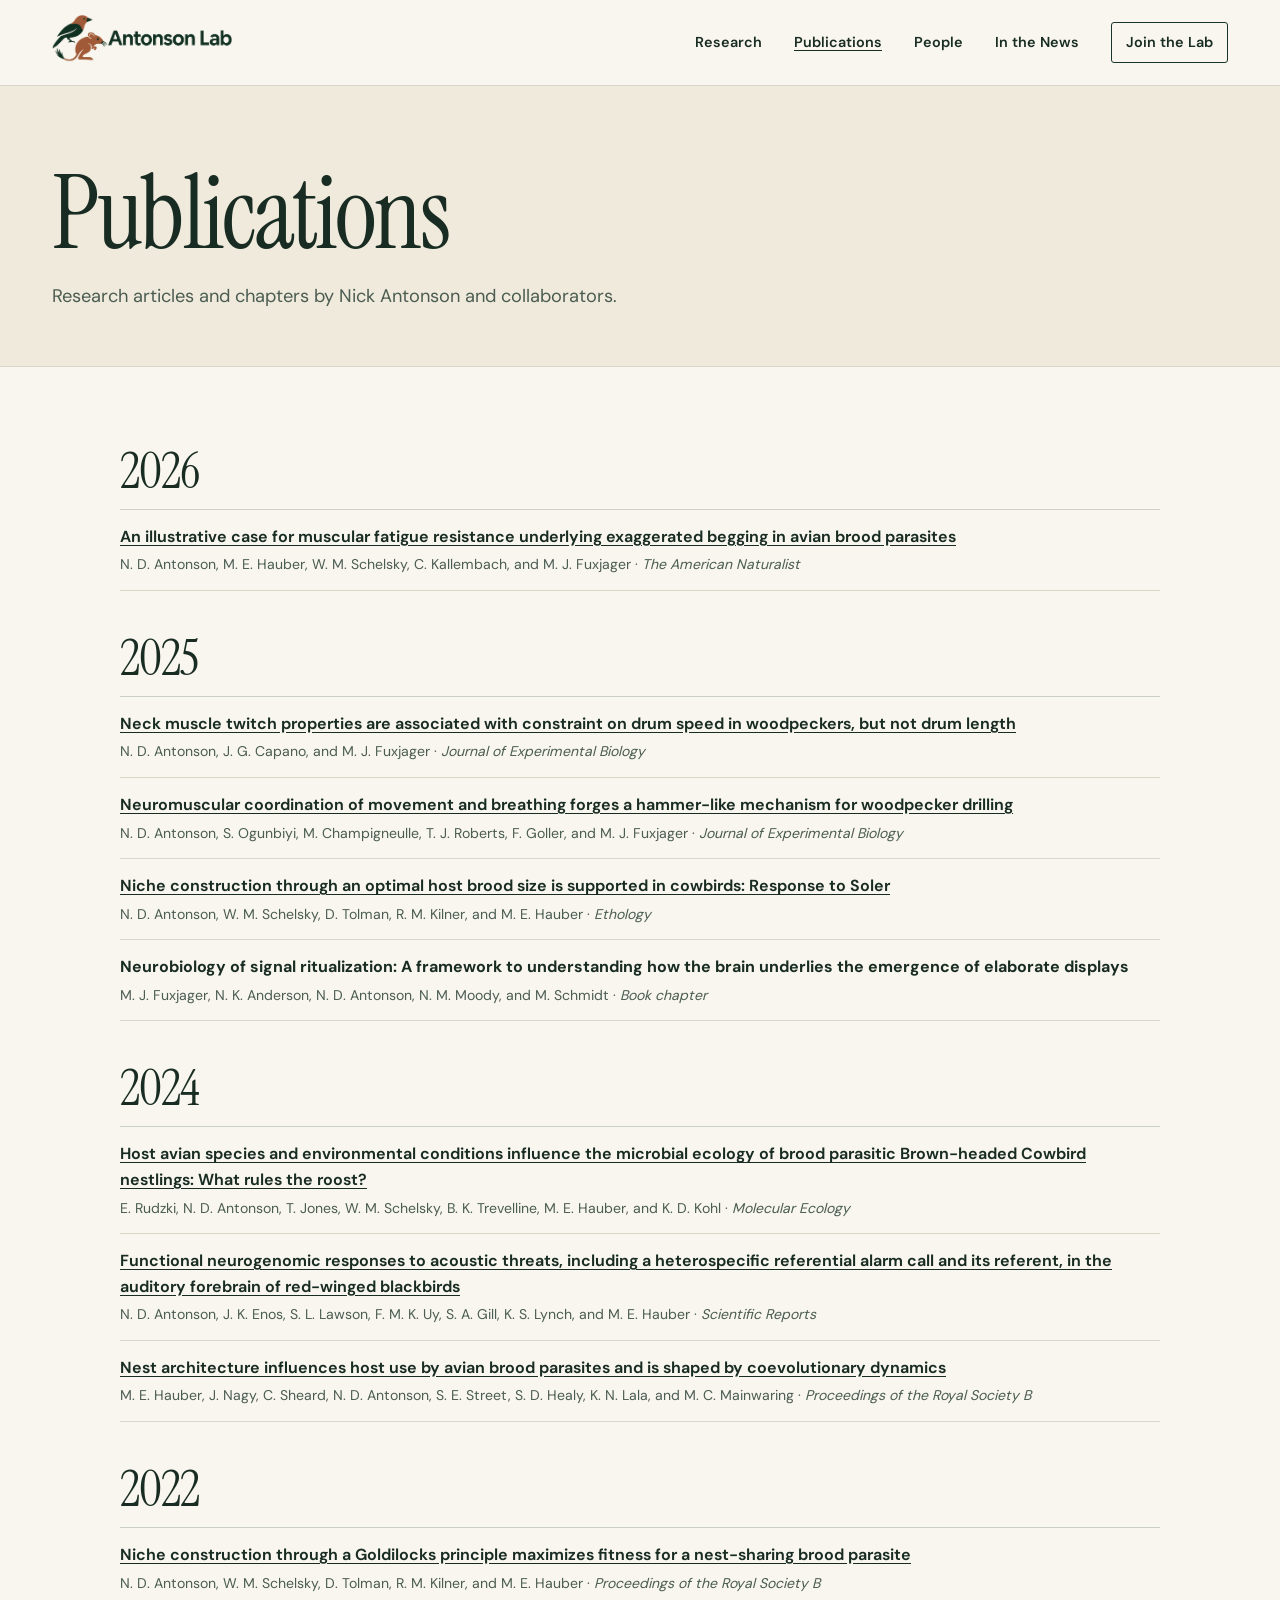
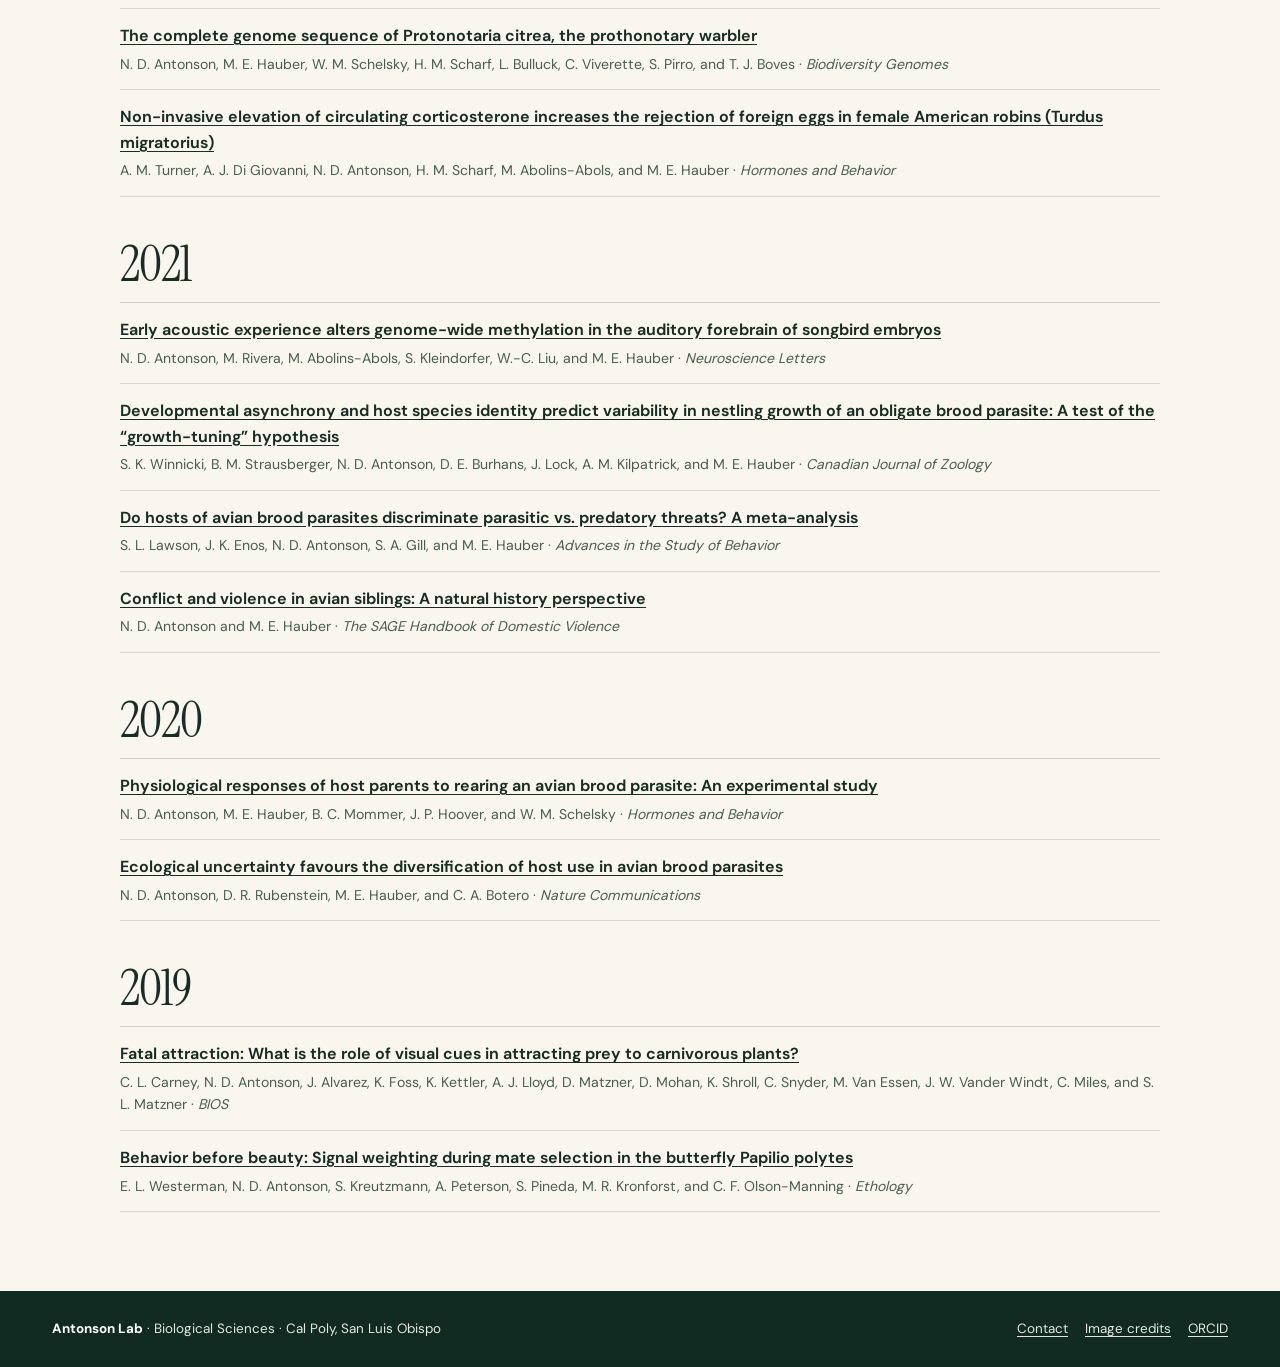
<file: publications.html>
<!doctype html>
<html lang="en">
<head>
  <meta charset="utf-8">
  <meta name="viewport" content="width=device-width, initial-scale=1">
  <title>Publications | Antonson Lab</title>
  <meta name="description" content="Publications from the Antonson Lab and prior work by Nick Antonson.">
  <meta property="og:title" content="Publications | Antonson Lab">
  <meta property="og:description" content="Publications from the Antonson Lab and prior work by Nick Antonson.">
  <meta name="theme-color" content="#17352a">
  <link rel="icon" href="assets/icon.png">
  <link rel="stylesheet" href="assets/site.css">
</head>
<body>
<a class="skip" href="#main">Skip to content</a>
<header class="site-header">
  <div class="container header-inner">
    <a class="brand" href="./"><img src="assets/logo.webp" alt="Antonson Lab home"></a>
    <nav class="site-nav" aria-label="Main navigation"><a href="research.html">Research</a><a href="publications.html" aria-current="page">Publications</a><a href="curriculum-vitae.html">People</a><a href="in-the-news.html">In the News</a><a href="contact.html" class="nav-cta">Join the Lab</a></nav>
    <details class="mobile-nav"><summary>Menu</summary><div><nav aria-label="Mobile navigation"><a href="research.html">Research</a><a href="publications.html" aria-current="page">Publications</a><a href="curriculum-vitae.html">People</a><a href="in-the-news.html">In the News</a><a href="contact.html" class="nav-cta">Join the Lab</a></nav></div></details>
  </div>
</header>
<main id="main">
<section class="page-intro"><div class="container"><h1>Publications</h1><p class="lede">Research articles and chapters by Nick Antonson and collaborators.</p></div></section><div class="container section biblio"><section class="year"><h2>2026</h2><ul class="history-list"><li><a href="https://doi.org/10.1086/740830">An illustrative case for muscular fatigue resistance underlying exaggerated begging in avian brood parasites</a><span class="citation">N. D. Antonson, M. E. Hauber, W. M. Schelsky, C. Kallembach, and M. J. Fuxjager · <i>The American Naturalist</i></span></li></ul></section><section class="year"><h2>2025</h2><ul class="history-list"><li><a href="https://doi.org/10.1242/jeb.251289">Neck muscle twitch properties are associated with constraint on drum speed in woodpeckers, but not drum length</a><span class="citation">N. D. Antonson, J. G. Capano, and M. J. Fuxjager · <i>Journal of Experimental Biology</i></span></li><li><a href="https://doi.org/10.1242/jeb.251167">Neuromuscular coordination of movement and breathing forges a hammer-like mechanism for woodpecker drilling</a><span class="citation">N. D. Antonson, S. Ogunbiyi, M. Champigneulle, T. J. Roberts, F. Goller, and M. J. Fuxjager · <i>Journal of Experimental Biology</i></span></li><li><a href="https://doi.org/10.1111/eth.13530">Niche construction through an optimal host brood size is supported in cowbirds: Response to Soler</a><span class="citation">N. D. Antonson, W. M. Schelsky, D. Tolman, R. M. Kilner, and M. E. Hauber · <i>Ethology</i></span></li><li><strong>Neurobiology of signal ritualization: A framework to understanding how the brain underlies the emergence of elaborate displays</strong><span class="citation">M. J. Fuxjager, N. K. Anderson, N. D. Antonson, N. M. Moody, and M. Schmidt · <i>Book chapter</i></span></li></ul></section><section class="year"><h2>2024</h2><ul class="history-list"><li><a href="https://doi.org/10.1111/mec.17289">Host avian species and environmental conditions influence the microbial ecology of brood parasitic Brown-headed Cowbird nestlings: What rules the roost?</a><span class="citation">E. Rudzki, N. D. Antonson, T. Jones, W. M. Schelsky, B. K. Trevelline, M. E. Hauber, and K. D. Kohl · <i>Molecular Ecology</i></span></li><li><a href="https://doi.org/10.1038/s41598-024-51797-y">Functional neurogenomic responses to acoustic threats, including a heterospecific referential alarm call and its referent, in the auditory forebrain of red-winged blackbirds</a><span class="citation">N. D. Antonson, J. K. Enos, S. L. Lawson, F. M. K. Uy, S. A. Gill, K. S. Lynch, and M. E. Hauber · <i>Scientific Reports</i></span></li><li><a href="https://doi.org/10.1098/rspb.2023.1734">Nest architecture influences host use by avian brood parasites and is shaped by coevolutionary dynamics</a><span class="citation">M. E. Hauber, J. Nagy, C. Sheard, N. D. Antonson, S. E. Street, S. D. Healy, K. N. Lala, and M. C. Mainwaring · <i>Proceedings of the Royal Society B</i></span></li></ul></section><section class="year"><h2>2022</h2><ul class="history-list"><li><a href="https://doi.org/10.1098/rspb.2022.1223">Niche construction through a Goldilocks principle maximizes fitness for a nest-sharing brood parasite</a><span class="citation">N. D. Antonson, W. M. Schelsky, D. Tolman, R. M. Kilner, and M. E. Hauber · <i>Proceedings of the Royal Society B</i></span></li><li><a href="https://doi.org/10.56179/001c.38920">The complete genome sequence of Protonotaria citrea, the prothonotary warbler</a><span class="citation">N. D. Antonson, M. E. Hauber, W. M. Schelsky, H. M. Scharf, L. Bulluck, C. Viverette, S. Pirro, and T. J. Boves · <i>Biodiversity Genomes</i></span></li><li><a href="https://doi.org/10.1016/j.yhbeh.2022.105278">Non-invasive elevation of circulating corticosterone increases the rejection of foreign eggs in female American robins (Turdus migratorius)</a><span class="citation">A. M. Turner, A. J. Di Giovanni, N. D. Antonson, H. M. Scharf, M. Abolins-Abols, and M. E. Hauber · <i>Hormones and Behavior</i></span></li></ul></section><section class="year"><h2>2021</h2><ul class="history-list"><li><a href="https://doi.org/10.1016/j.neulet.2021.135917">Early acoustic experience alters genome-wide methylation in the auditory forebrain of songbird embryos</a><span class="citation">N. D. Antonson, M. Rivera, M. Abolins-Abols, S. Kleindorfer, W.-C. Liu, and M. E. Hauber · <i>Neuroscience Letters</i></span></li><li><a href="https://doi.org/10.1139/cjz-2020-0147">Developmental asynchrony and host species identity predict variability in nestling growth of an obligate brood parasite: A test of the “growth-tuning” hypothesis</a><span class="citation">S. K. Winnicki, B. M. Strausberger, N. D. Antonson, D. E. Burhans, J. Lock, A. M. Kilpatrick, and M. E. Hauber · <i>Canadian Journal of Zoology</i></span></li><li><a href="https://doi.org/10.1016/bs.asb.2021.03.002">Do hosts of avian brood parasites discriminate parasitic vs. predatory threats? A meta-analysis</a><span class="citation">S. L. Lawson, J. K. Enos, N. D. Antonson, S. A. Gill, and M. E. Hauber · <i>Advances in the Study of Behavior</i></span></li><li><a href="https://doi.org/10.4135/9781529742343.n50">Conflict and violence in avian siblings: A natural history perspective</a><span class="citation">N. D. Antonson and M. E. Hauber · <i>The SAGE Handbook of Domestic Violence</i></span></li></ul></section><section class="year"><h2>2020</h2><ul class="history-list"><li><a href="https://doi.org/10.1016/j.yhbeh.2020.104812">Physiological responses of host parents to rearing an avian brood parasite: An experimental study</a><span class="citation">N. D. Antonson, M. E. Hauber, B. C. Mommer, J. P. Hoover, and W. M. Schelsky · <i>Hormones and Behavior</i></span></li><li><a href="https://doi.org/10.1038/s41467-020-18038-y">Ecological uncertainty favours the diversification of host use in avian brood parasites</a><span class="citation">N. D. Antonson, D. R. Rubenstein, M. E. Hauber, and C. A. Botero · <i>Nature Communications</i></span></li></ul></section><section class="year"><h2>2019</h2><ul class="history-list"><li><a href="https://doi.org/10.1893/0005-3155-90.2.79">Fatal attraction: What is the role of visual cues in attracting prey to carnivorous plants?</a><span class="citation">C. L. Carney, N. D. Antonson, J. Alvarez, K. Foss, K. Kettler, A. J. Lloyd, D. Matzner, D. Mohan, K. Shroll, C. Snyder, M. Van Essen, J. W. Vander Windt, C. Miles, and S. L. Matzner · <i>BIOS</i></span></li><li><a href="https://doi.org/10.1111/eth.12884">Behavior before beauty: Signal weighting during mate selection in the butterfly Papilio polytes</a><span class="citation">E. L. Westerman, N. D. Antonson, S. Kreutzmann, A. Peterson, S. Pineda, M. R. Kronforst, and C. F. Olson-Manning · <i>Ethology</i></span></li></ul></section></div>
</main>
<footer class="site-footer">
  <div class="container footer-inner">
    <div><strong>Antonson Lab</strong> · Biological Sciences · Cal Poly, San Luis Obispo</div>
    <div class="footer-links">
      <a href="contact.html">Contact</a>
      <a href="creative-commons-licenses.html">Image credits</a>
      <a href="https://orcid.org/0000-0001-6298-7021">ORCID</a>
    </div>
  </div>
</footer>
</body>
</html>
</file>
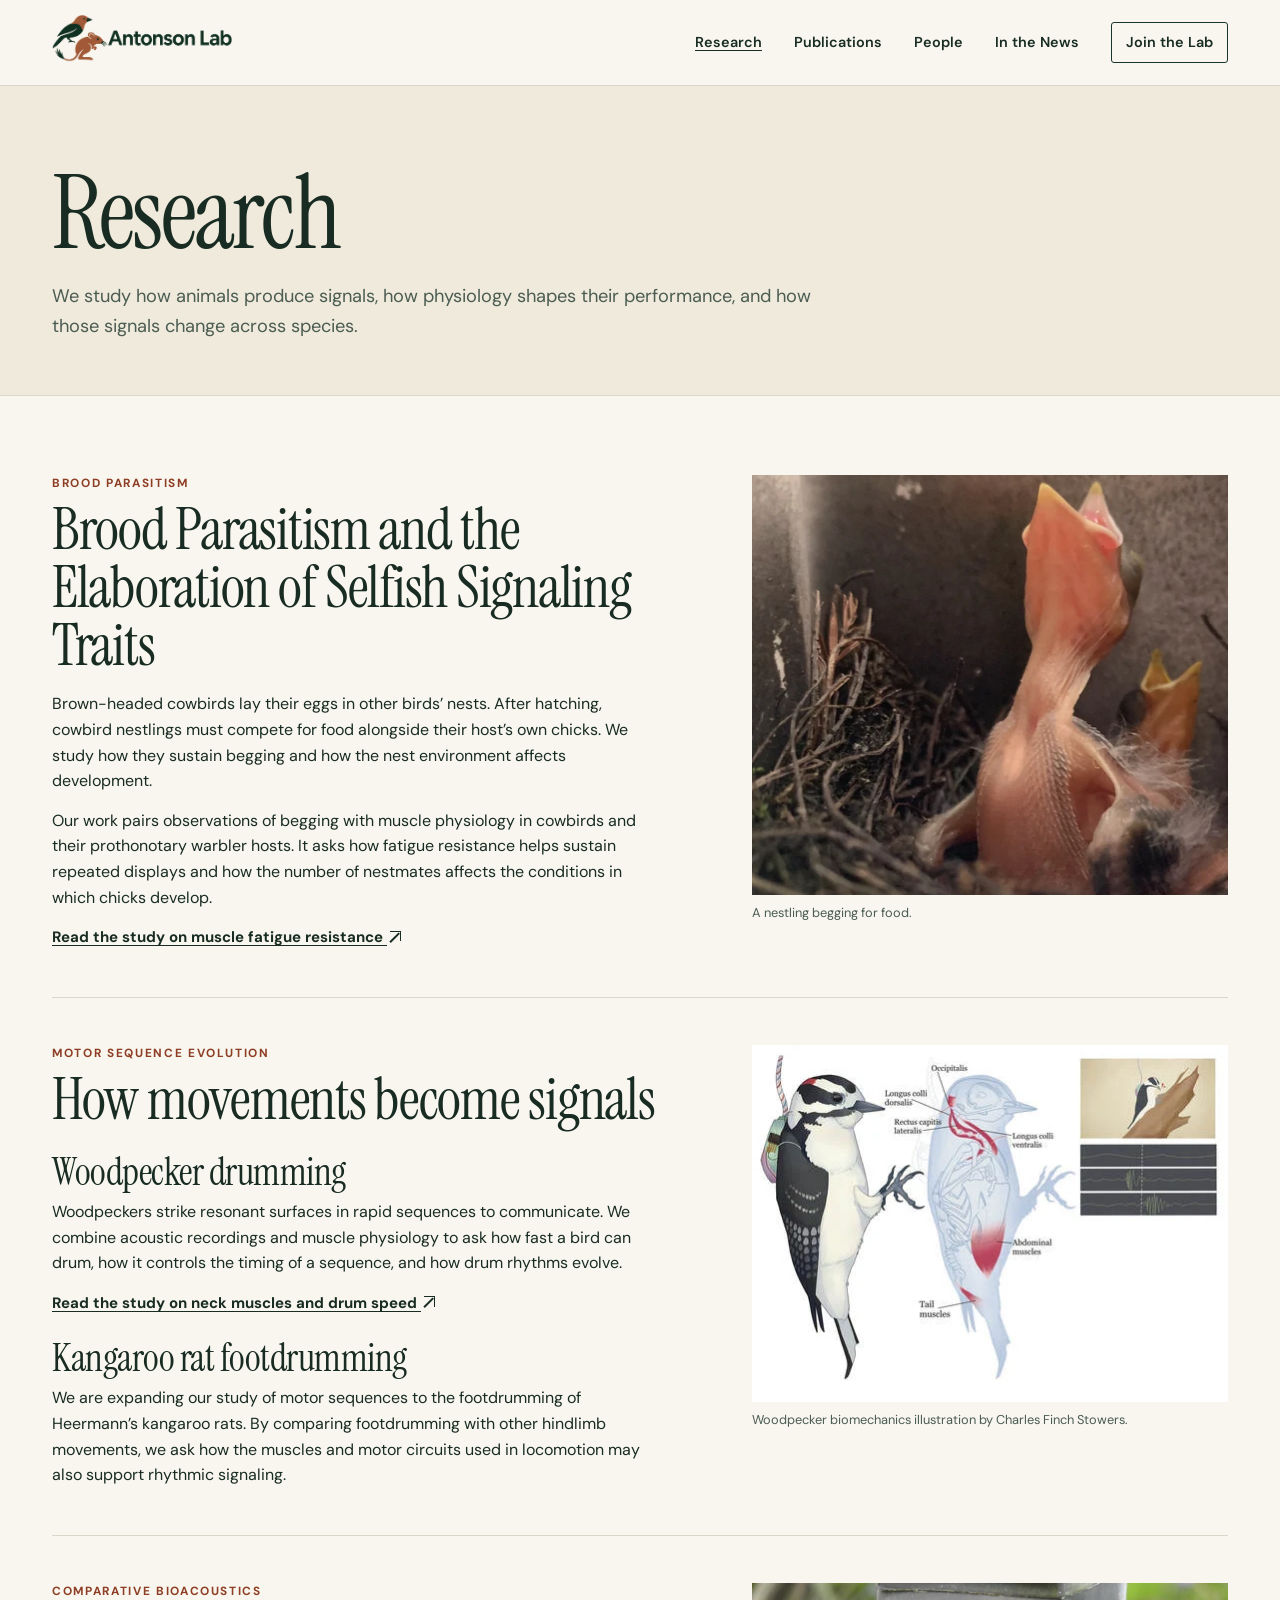
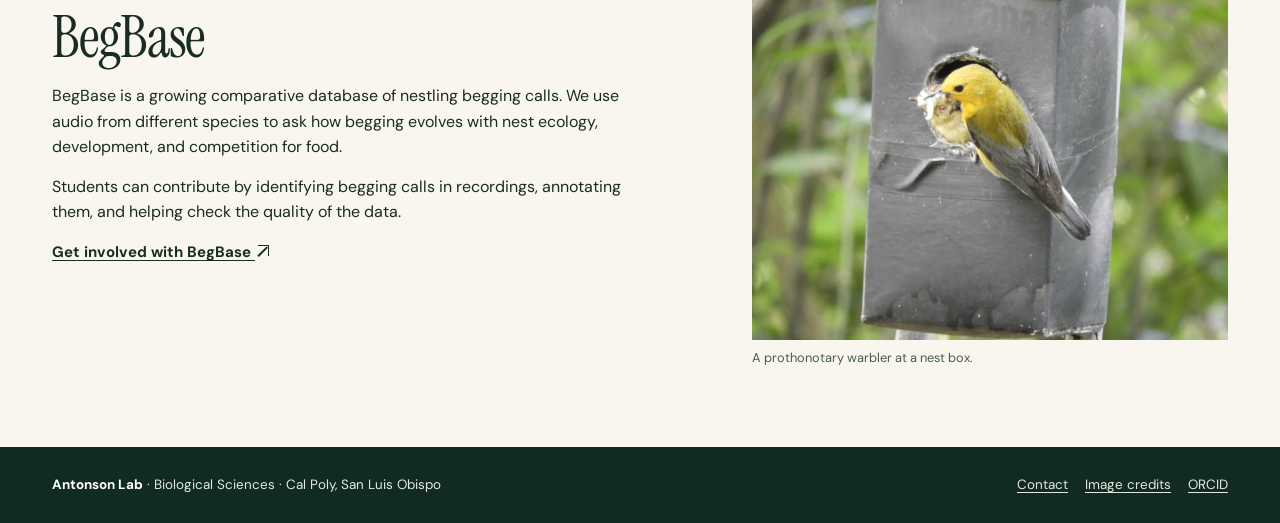
<file: research.html>
<!doctype html>
<html lang="en">
<head>
  <meta charset="utf-8">
  <meta name="viewport" content="width=device-width, initial-scale=1">
  <title>Research | Antonson Lab</title>
  <meta name="description" content="Research on brood parasitism, animal displays, motor sequences, and nestling begging calls.">
  <meta property="og:title" content="Research | Antonson Lab">
  <meta property="og:description" content="Research on brood parasitism, animal displays, motor sequences, and nestling begging calls.">
  <meta name="theme-color" content="#17352a">
  <link rel="icon" href="assets/icon.png">
  <link rel="stylesheet" href="assets/site.css">
</head>
<body>
<a class="skip" href="#main">Skip to content</a>
<header class="site-header">
  <div class="container header-inner">
    <a class="brand" href="./"><img src="assets/logo.webp" alt="Antonson Lab home"></a>
    <nav class="site-nav" aria-label="Main navigation"><a href="research.html" aria-current="page">Research</a><a href="publications.html">Publications</a><a href="curriculum-vitae.html">People</a><a href="in-the-news.html">In the News</a><a href="contact.html" class="nav-cta">Join the Lab</a></nav>
    <details class="mobile-nav"><summary>Menu</summary><div><nav aria-label="Mobile navigation"><a href="research.html" aria-current="page">Research</a><a href="publications.html">Publications</a><a href="curriculum-vitae.html">People</a><a href="in-the-news.html">In the News</a><a href="contact.html" class="nav-cta">Join the Lab</a></nav></div></details>
  </div>
</header>
<main id="main">
<section class="page-intro"><div class="container"><h1>Research</h1><p class="lede">We study how animals produce signals, how physiology shapes their performance, and how those signals change across species.</p></div></section>
<div class="container section">
  <section class="feature" id="brood-parasitism">
    <div><p class="eyebrow">Brood parasitism</p><h2>Brood Parasitism and the Elaboration of Selfish Signaling Traits</h2><p>Brown-headed cowbirds lay their eggs in other birds’ nests. After hatching, cowbird nestlings must compete for food alongside their host’s own chicks. We study how they sustain begging and how the nest environment affects development.</p><p>Our work pairs observations of begging with muscle physiology in cowbirds and their prothonotary warbler hosts. It asks how fatigue resistance helps sustain repeated displays and how the number of nestmates affects the conditions in which chicks develop.</p><a class="text-link" href="https://doi.org/10.1086/740830">Read the study on muscle fatigue resistance <span class="link-arrow" aria-hidden="true"></span></a></div>
    <figure><img loading="lazy" src="assets/nestling-begging.webp" alt="Nestling stretching its neck to beg for food"><figcaption>A nestling begging for food.</figcaption></figure>
  </section>
  <section class="feature" id="motor-sequences">
    <div><p class="eyebrow">Motor sequence evolution</p><h2>How movements become signals</h2><h3>Woodpecker drumming</h3><p>Woodpeckers strike resonant surfaces in rapid sequences to communicate. We combine acoustic recordings and muscle physiology to ask how fast a bird can drum, how it controls the timing of a sequence, and how drum rhythms evolve.</p><a class="text-link" href="https://doi.org/10.1242/jeb.251289">Read the study on neck muscles and drum speed <span class="link-arrow" aria-hidden="true"></span></a><h3>Kangaroo rat footdrumming</h3><p>We are expanding our study of motor sequences to the footdrumming of Heermann’s kangaroo rats. By comparing footdrumming with other hindlimb movements, we ask how the muscles and motor circuits used in locomotion may also support rhythmic signaling.</p></div>
    <figure><img loading="lazy" src="assets/woodpecker-biomechanics.webp" alt="Scientific illustration of a woodpecker showing muscles and airflow"><figcaption>Woodpecker biomechanics illustration by Charles Finch Stowers.</figcaption></figure>
  </section>
  <section class="feature" id="begbase">
    <div><p class="eyebrow">Comparative bioacoustics</p><h2>BegBase</h2><p>BegBase is a growing comparative database of nestling begging calls. We use audio from different species to ask how begging evolves with nest ecology, development, and competition for food.</p><p>Students can contribute by identifying begging calls in recordings, annotating them, and helping check the quality of the data.</p><a class="text-link" href="contact.html#undergraduate-research">Get involved with BegBase <span class="link-arrow" aria-hidden="true"></span></a></div>
    <figure><img loading="lazy" src="assets/prothonotary-warbler.webp" alt="Prothonotary warbler at the entrance to a nest box"><figcaption>A prothonotary warbler at a nest box.</figcaption></figure>
  </section>
</div>
</main>
<footer class="site-footer">
  <div class="container footer-inner">
    <div><strong>Antonson Lab</strong> · Biological Sciences · Cal Poly, San Luis Obispo</div>
    <div class="footer-links">
      <a href="contact.html">Contact</a>
      <a href="creative-commons-licenses.html">Image credits</a>
      <a href="https://orcid.org/0000-0001-6298-7021">ORCID</a>
    </div>
  </div>
</footer>
</body>
</html>
</file>
<file: assets/site.css>
@font-face{font-family:Instrument Serif;src:url(instrument-serif.woff2) format("woff2");font-display:swap}
@font-face{font-family:DM Sans;src:url(dm-sans.woff2) format("woff2");font-weight:400 700;font-display:swap}
:root{--paper:#f8f6ee;--cream:#efeadb;--ink:#192c23;--green:#17352a;--green-dark:#112b22;--muted:#4b5c52;--rust:#8e3e24;--line:#d7d8ca;--serif:"Instrument Serif",Georgia,serif;--sans:"DM Sans",Arial,sans-serif}
*,*::before,*::after{box-sizing:border-box}
html{scroll-behavior:smooth}
body{margin:0;background:var(--paper);color:var(--ink);font:16px/1.6 var(--sans);-webkit-font-smoothing:antialiased}
a{color:inherit;text-underline-offset:.2em}
a:hover{text-decoration-thickness:2px}
:focus-visible{outline:2px solid #c46744;outline-offset:5px}
img{display:block;max-width:100%;height:auto}
figure,p,h1,h2,h3{margin:0}
h1,h2,h3{font-family:var(--serif);font-weight:400;line-height:1.01}
h1{font-size:clamp(3.9rem,7.2vw,7.8rem);letter-spacing:-.027em}
h2{font-size:clamp(3rem,5.3vw,5.5rem);letter-spacing:-.022em}
h3{font-size:clamp(2.15rem,3.15vw,3.5rem);letter-spacing:-.013em}
p{max-width:68ch}
.container{width:min(1232px,calc(100% - 104px));margin-inline:auto}
.skip{position:absolute;top:8px;left:12px;z-index:5;transform:translateY(-160%);padding:10px 16px;background:white}
.skip:focus{transform:none}
.site-header{background:var(--paper);border-bottom:1px solid var(--line)}
.header-inner{height:85px;display:flex;align-items:center;justify-content:space-between;gap:26px}
.brand{flex-shrink:0}
.brand img{width:180px}
.site-nav{display:flex;align-items:center;gap:clamp(16px,2.5vw,35px);font-size:.9rem;font-weight:600}
.site-nav a{text-decoration:none;white-space:nowrap}
.site-nav a:hover,.site-nav a[aria-current=page]{text-decoration:underline}
.site-nav .nav-cta{border:1px solid var(--green);border-radius:3px;padding:8px 14px}
.site-nav .nav-cta:hover{background:var(--green);color:var(--paper);text-decoration:none}
.mobile-nav{display:none}
.hero{position:relative;isolation:isolate;background:var(--green);color:var(--paper);overflow:hidden}
.hero-inner{display:grid;grid-template-columns:1fr .92fr;gap:46px;min-height:600px;align-items:stretch}
.hero-copy{align-self:center;padding-block:67px 75px;position:relative;z-index:1}
.eyebrow{color:var(--rust);font-weight:700;text-transform:uppercase;font-size:.74rem;line-height:1.45;letter-spacing:.14em}
.hero .eyebrow,.join .eyebrow{color:#e9a98c}
.hero h1{margin:21px 0 24px;max-width:none}
.hero h1 em{display:block;font-style:normal;color:#f1b695}
.hero-copy>p:not(.eyebrow){font-size:1.13rem;line-height:1.55;max-width:41ch;color:#e6e8de}
.actions{margin-top:33px;display:flex;align-items:center;gap:22px;flex-wrap:wrap}
.button{display:inline-flex;justify-content:center;align-items:center;gap:17px;text-decoration:none;font-weight:700;font-size:.9rem;line-height:1.25;padding:13px 18px;min-height:47px;background:var(--green);color:#fff;border:1px solid var(--green);border-radius:3px}
.button:hover{background:#244b3a;color:#fff;text-decoration:none}
.hero .button,.join .button{background:#f1b695;color:var(--green-dark);border-color:#f1b695}
.hero .button:hover,.join .button:hover{background:#f8d2bc;border-color:#f8d2bc}
.text-link{font-weight:700;font-size:.94rem}
.hero-media{position:relative;min-width:0;height:100%;margin-right:calc((min(1232px,100vw - 104px) - 100vw)/2)}
.hero-media>img{width:100%;height:100%;position:absolute;object-fit:cover;object-position:center 22%}
.hero-media:after{content:"";position:absolute;inset:55% 0 0;pointer-events:none;background:linear-gradient(transparent,#0a1d16ae)}
.hero-media figcaption{position:absolute;z-index:1;left:25px;bottom:23px;right:20px;font-size:.76rem;letter-spacing:.01em;color:#fff}
.section{padding-block:79px}
.section-intro{display:flex;justify-content:space-between;align-items:end;gap:24px;margin-bottom:34px}
.section-intro h2,.page-intro h1{margin-top:10px}
.section-intro>p{max-width:44ch;color:var(--muted);padding-bottom:3px}
.themes{display:grid;grid-template-columns:1fr 1fr;gap:24px}
.theme{background:var(--cream);border:1px solid #dedccd}
.theme>img{width:100%;height:250px;object-fit:cover}
.theme .woodpecker{object-position:center 54%}
.theme .cowbird{object-position:center 44%}
.theme-copy{padding:27px 27px 30px}
.theme h3{margin:8px 0 11px}
.theme p:not(.eyebrow){color:var(--muted);margin-bottom:18px}
.papers{background:var(--cream);border-block:1px solid var(--line)}
.papers-list,.history-list{padding:0;margin:0;list-style:none;border-top:1px solid #cbd0c3}
.paper{display:grid;grid-template-columns:180px minmax(0,1fr) 31px;gap:24px;align-items:center;border-bottom:1px solid #cbd0c3;padding:20px 0}
.paper-meta{font-size:.8rem;font-weight:700;color:var(--rust);line-height:1.45}
.paper-title{font-family:var(--serif);font-size:clamp(1.5rem,2.35vw,2.1rem);line-height:1.1;text-decoration:none}
.paper-title:hover{text-decoration:underline}
.paper-arrow{font-size:1.2rem;color:var(--rust);text-align:right}
.about{display:grid;grid-template-columns:minmax(210px,340px) 1fr;gap:clamp(38px,8vw,115px);align-items:center}
.about img{width:100%;aspect-ratio:4/4.4;object-fit:cover;object-position:50% 32%;border-radius:3px}
.about h2,.join h2{margin:10px 0 16px}
.about p+p{margin-top:11px}
.about .text-link{display:inline-block;margin-top:20px}
.join{background:var(--green);color:var(--paper)}
.join-grid{display:grid;grid-template-columns:1fr .87fr;gap:45px;align-items:end}
.join-grid p:not(.eyebrow){color:#e2e8df}
.join .actions{margin-top:19px}
.site-footer{background:var(--green-dark);color:#e2e8df;padding:27px 0}
.footer-inner{display:flex;justify-content:space-between;align-items:center;gap:18px;flex-wrap:wrap;font-size:.84rem}
.footer-inner strong{color:white}
.footer-links{display:flex;gap:17px;flex-wrap:wrap}
.page-intro{background:var(--cream);border-bottom:1px solid var(--line);padding:66px 0 54px}
.page-intro h1{font-size:clamp(4rem,8vw,7.4rem)}
.page-intro .lede{margin-top:17px;color:var(--muted);font-size:1.14rem;max-width:64ch}
.feature{display:grid;grid-template-columns:1fr .78fr;align-items:start;gap:clamp(26px,7vw,97px);scroll-margin-top:24px}
.feature+.feature{border-top:1px solid var(--line);padding-top:47px;margin-top:47px}
.feature h2,.prose h2{margin:9px 0 16px;font-size:clamp(2.65rem,4.5vw,4.4rem)}
.feature h3,.prose h3{font-size:2.35rem;margin:25px 0 7px}
.feature p+p,.prose p+p{margin-top:14px}
.feature figure img{width:100%;max-height:420px;object-fit:cover}
.feature figure figcaption{color:var(--muted);font-size:.8rem;margin-top:8px}
.feature .text-link{display:inline-block;margin-top:15px}
.prose{max-width:800px}
.prose section+section{margin-top:36px}
.biblio{max-width:1040px}
.year+.year{margin-top:42px}
.year h2{font-size:3.1rem;margin-bottom:13px}
.history-list li{padding:14px 0;border-bottom:1px solid var(--line)}
.history-list li a{font-weight:650}
.history-list .citation{display:block;color:var(--muted);font-size:.88rem;margin-top:4px}
.cv-grid{display:grid;grid-template-columns:1fr minmax(160px,310px);align-items:start;gap:55px}
.cv-grid>img{width:100%;border-radius:3px}
.contact-box{background:var(--cream);padding:26px}
.credits{padding-left:22px}
.credits li+li{margin-top:11px}
@media(max-width:1000px){
 .container{width:calc(100% - 64px)}
 .hero-media{margin-right:-32px}
 .hero-inner{min-height:555px;gap:30px}
 .header-inner{gap:15px}
 .brand img{width:154px}
 .site-nav{gap:17px;font-size:.84rem}
 .section{padding-block:62px}
}
@media(max-width:760px){
 .container{width:calc(100% - 42px)}
 .header-inner{height:68px}
 .site-nav{display:none}
 .mobile-nav{display:block;position:relative;z-index:3}
 .mobile-nav summary{border:1px solid var(--line);border-radius:3px;font-size:.88rem;font-weight:700;padding:7px 13px;cursor:pointer}
 .mobile-nav div{position:absolute;right:0;top:calc(100% + 8px);width:180px;background:var(--paper);border:1px solid var(--line);box-shadow:0 12px 22px #122c2426;padding:9px}
 .mobile-nav a{display:block;padding:7px 10px;font-size:.91rem}
 .hero-inner{grid-template-columns:1fr;gap:0;min-height:auto}
 .hero-copy{padding-block:43px 36px}
 .hero h1{margin:16px 0 17px;font-size:clamp(4rem,11.5vw,6.4rem)}
 .hero-media{height:clamp(280px,75vw,440px);margin-inline:-21px}
 .hero-media>img{object-position:center 22%}
 .hero-media figcaption{left:21px;bottom:15px}
 .actions{margin-top:25px;gap:16px}
 .section{padding-block:49px}
 .section-intro{display:block;margin-bottom:25px}
 .section-intro>p,.section-intro>.text-link{display:block;margin-top:12px}
 .themes,.join-grid,.feature,.cv-grid{grid-template-columns:1fr;gap:19px}
 .theme>img{height:225px}
 .theme-copy{padding:21px}
 .about{grid-template-columns:1fr;gap:24px}
 .about img,.cv-grid>img{max-width:305px}
 .paper{grid-template-columns:minmax(0,1fr) 24px;gap:5px 10px;padding:16px 0}
 .paper-meta{grid-column:1/-1}
 .paper-arrow{grid-column:2}
 .page-intro{padding:47px 0 40px}
}
@media(prefers-reduced-motion:reduce){html{scroll-behavior:auto}}

.link-arrow{display:inline-block;width:.72em;height:.72em;border-top:1.5px solid currentColor;border-right:1.5px solid currentColor;position:relative;vertical-align:.05em;margin-left:.18em}
.link-arrow::after{content:"";position:absolute;top:0;right:0;width:135%;height:1.5px;background:currentColor;transform:rotate(-45deg);transform-origin:right center}
.paper-arrow{justify-self:end}

.press-intro h1{margin-top:0}
.press-jump{list-style:none;padding:0;margin:23px 0 0;display:flex;gap:8px;flex-wrap:wrap}
.press-jump a{display:block;padding:6px 12px;border:1px solid #bdc4b7;border-radius:3px;text-decoration:none;font-size:.85rem;font-weight:650}
.press-jump a:hover{background:var(--green);color:var(--paper);border-color:var(--green)}
.press-project{display:grid;grid-template-columns:minmax(230px,.78fr) minmax(0,1.58fr);gap:clamp(28px,6vw,90px);scroll-margin-top:24px}
.press-project+.press-project{margin-top:56px;padding-top:50px;border-top:1px solid var(--line)}
.press-project-copy h3{font-size:clamp(2.45rem,3.9vw,4.05rem);margin-bottom:13px}
.press-project-copy p{color:var(--muted);margin-bottom:12px}
.press-image{width:min(100%,380px);height:auto;margin-top:24px;border:1px solid var(--line);border-radius:3px}
.press-list{list-style:none;padding:0;margin:0;border-top:1px solid var(--line)}
.press-list li{padding:14px 0 17px;border-bottom:1px solid var(--line)}
.press-meta{display:flex;align-items:baseline;flex-wrap:wrap;column-gap:9px;color:var(--muted);font-size:.78rem;line-height:1.5}
.press-meta>*+*::before{content:"·";display:inline-block;margin-right:9px;color:var(--rust)}
.press-outlet{color:var(--rust);font-weight:700}
.press-title{display:block;width:fit-content;margin-top:4px;font-family:var(--serif);font-size:clamp(1.55rem,2.45vw,2.15rem);line-height:1.16;text-decoration:none}
a.press-title:hover{text-decoration:underline}
.press-title .link-arrow{color:var(--rust);font:14px/1 var(--sans);margin-left:5px}
@media(max-width:760px){
 .press-project{grid-template-columns:1fr;gap:22px}
 .press-project+.press-project{margin-top:34px;padding-top:30px}
 .press-image{max-width:275px;margin-top:15px}
}

.press-topic{scroll-margin-top:24px}
.press-topic>h2{margin-bottom:28px}
.press-topic+.press-topic{margin-top:66px;padding-top:53px;border-top:1px solid var(--line)}
.press-videos{margin-bottom:45px}
.press-videos>h3{font-size:2.25rem;margin-bottom:15px}
.press-video-grid{display:grid;grid-template-columns:repeat(2,minmax(0,1fr));gap:20px}
.press-video{display:flex;flex-direction:column;min-width:0;background:var(--cream);border:1px solid var(--line);border-radius:3px;overflow:hidden}
.press-video-copy{padding:15px 18px 13px;flex:1}
.press-video h4{margin:5px 0 0;font:400 clamp(1.6rem,2.4vw,2.25rem)/1.13 var(--serif)}
.press-video iframe{display:block;width:100%;height:auto;aspect-ratio:16/9;min-height:200px;border:0;background:var(--green-dark)}
.press-video-link{display:inline-block;align-self:flex-start;margin:10px 18px 12px}
.press-project-coverage .press-video{margin-top:22px;max-width:560px}
@media(max-width:700px){
 .press-topic+.press-topic{margin-top:44px;padding-top:34px}
 .press-video-grid{grid-template-columns:1fr;gap:16px}
 .press-videos{margin-bottom:33px}
}
</file>
